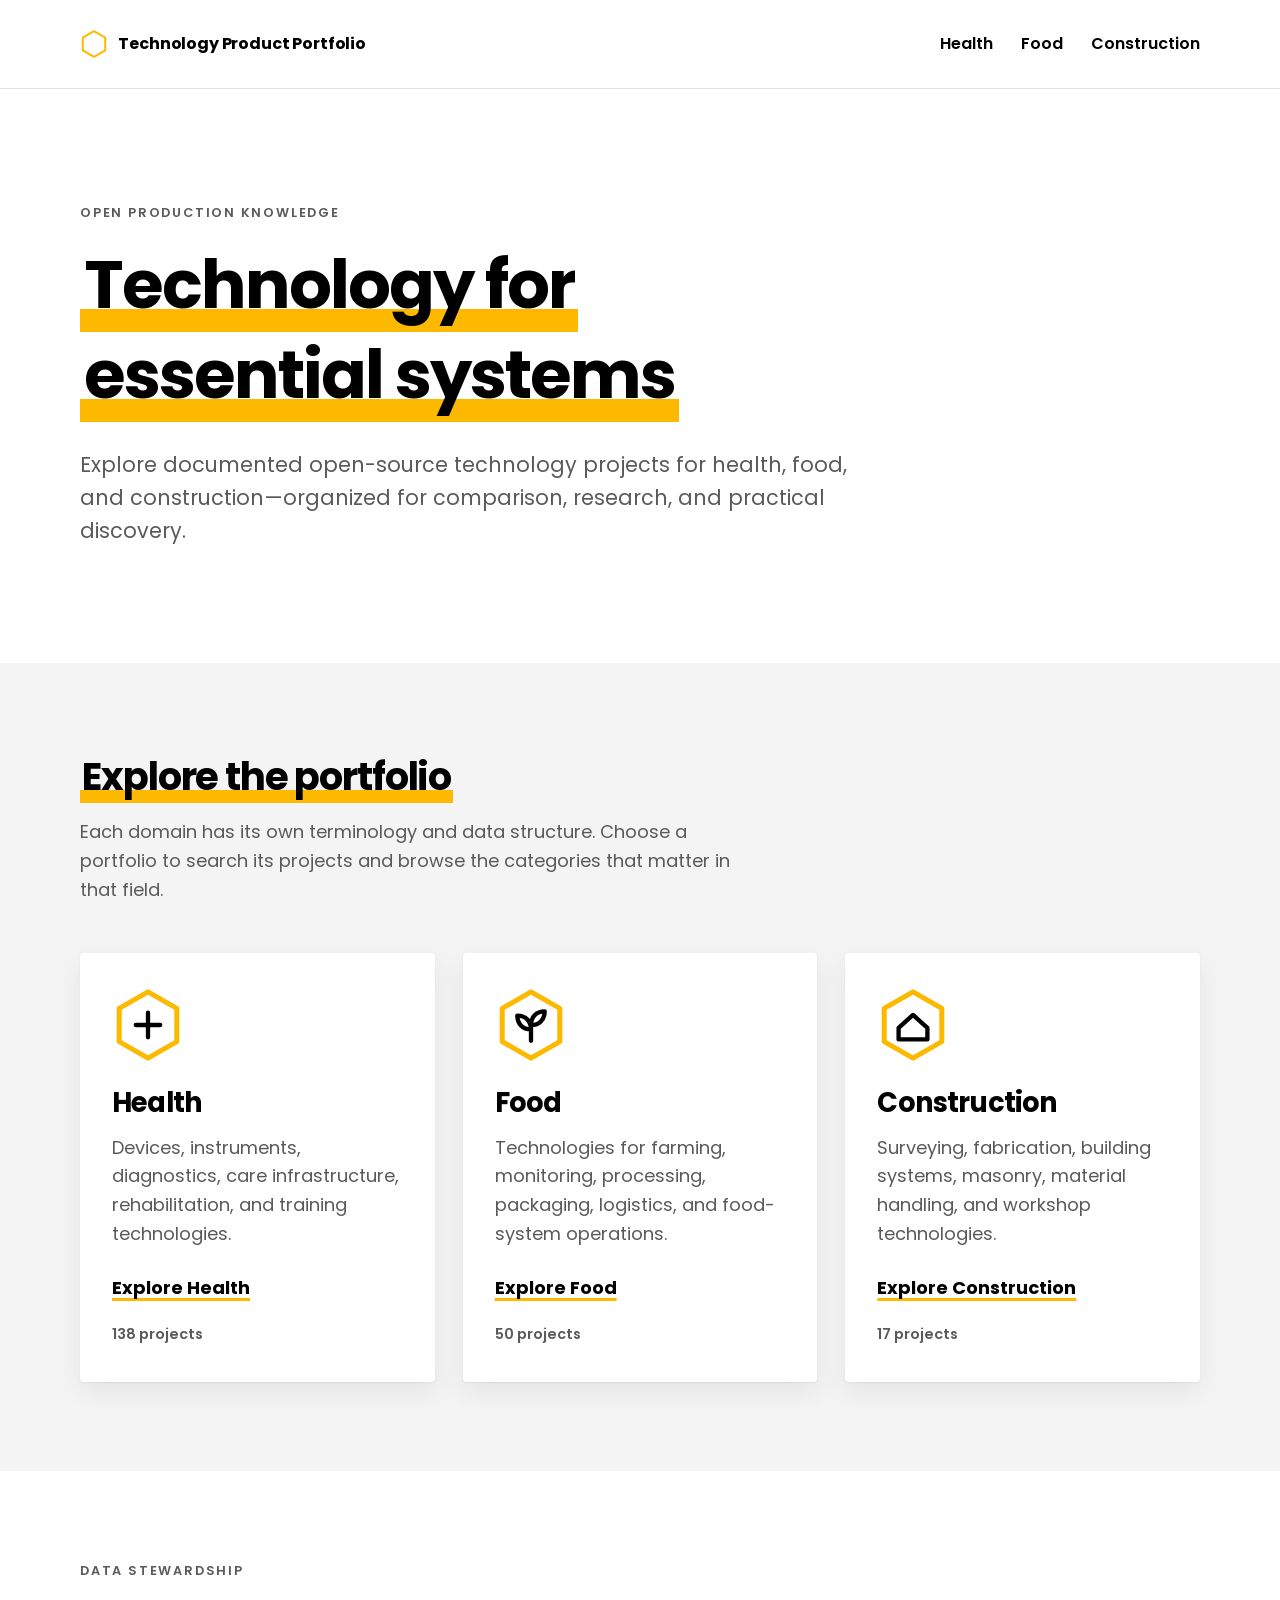
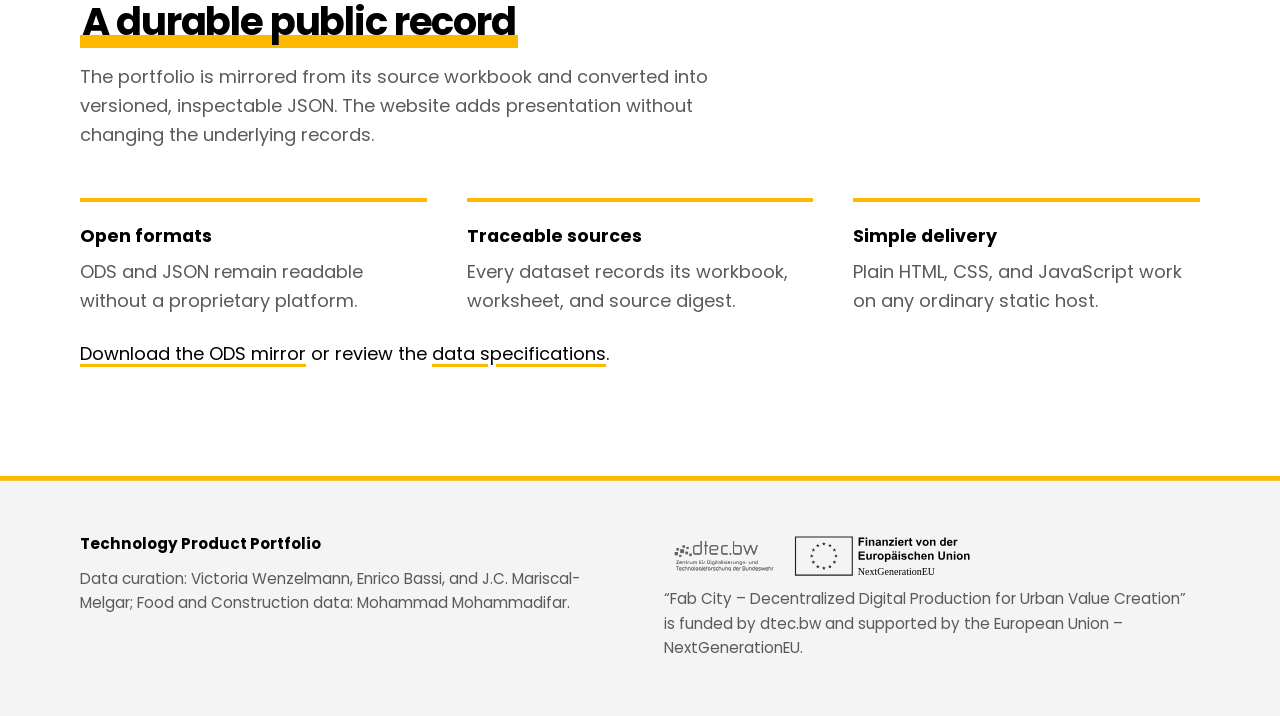
<file: index.html>
<!doctype html>
<html lang="en">
  <head>
    <meta charset="utf-8">
    <meta name="viewport" content="width=device-width, initial-scale=1">
    <meta name="description" content="An open technology portfolio for health, food, and construction.">
    <meta name="theme-color" content="#ffffff">
    <title>Technology Product Portfolio</title>
    <link rel="icon" href="data:image/svg+xml,%3Csvg xmlns='http://www.w3.org/2000/svg' viewBox='0 0 100 100'%3E%3Cpath d='M50 4 L90 27 L90 73 L50 96 L10 73 L10 27 Z' fill='none' stroke='%23fcb900' stroke-width='12'/%3E%3C/svg%3E">
    <link rel="stylesheet" href="assets/site.css">
    <script src="assets/site.js" defer></script>
  </head>
  <body data-page="landing">
    <a class="skip-link" href="#main-content">Skip to main content</a>
    <header class="site-header">
      <div class="shell masthead">
        <a class="wordmark" href="index.html">
          <svg class="hex hex-mark" viewBox="0 0 100 100" aria-hidden="true" focusable="false">
            <path class="hex__ring" d="M50 4 L90 27 L90 73 L50 96 L10 73 L10 27 Z"/>
          </svg>
          <span class="wordmark__text">Technology Product Portfolio</span>
        </a>
        <nav class="primary-nav" aria-label="Primary navigation">
          <ul>
            <li><a href="health.html">Health</a></li>
            <li><a href="food.html">Food</a></li>
            <li><a href="construction.html">Construction</a></li>
          </ul>
        </nav>
      </div>
    </header>

    <main id="main-content">
      <section class="hero">
        <div class="shell">
          <p class="eyebrow">Open production knowledge</p>
          <h1><span class="mark">Technology for essential systems</span></h1>
          <p class="hero__intro">
            Explore documented open-source technology projects for health, food, and
            construction—organized for comparison, research, and practical discovery.
          </p>
        </div>
      </section>

      <section class="section" aria-labelledby="domains-title">
        <div class="shell">
          <h2 id="domains-title"><span class="mark">Explore the portfolio</span></h2>
          <p class="section__intro">
            Each domain has its own terminology and data structure. Choose a portfolio to
            search its projects and browse the categories that matter in that field.
          </p>
          <div class="domain-grid">
            <article class="domain-card domain-card--health">
              <svg class="hex hex-badge" viewBox="0 0 100 100" aria-hidden="true" focusable="false">
                <path class="hex__ring" d="M50 4 L90 27 L90 73 L50 96 L10 73 L10 27 Z"/>
                <path class="hex__glyph" d="M50 33 V67 M33 50 H67"/>
              </svg>
              <h2>Health</h2>
              <p>
                Devices, instruments, diagnostics, care infrastructure, rehabilitation,
                and training technologies.
              </p>
              <a class="domain-card__link" href="health.html">Explore Health</a>
              <span class="domain-card__count" data-count-domain="health">Browse the dataset</span>
            </article>

            <article class="domain-card domain-card--food">
              <svg class="hex hex-badge" viewBox="0 0 100 100" aria-hidden="true" focusable="false">
                <path class="hex__ring" d="M50 4 L90 27 L90 73 L50 96 L10 73 L10 27 Z"/>
                <path class="hex__glyph" d="M50 72 V44 M50 56 C38 56 31 48 31 37 C43 37 50 45 50 56 Z M50 50 C62 50 69 42 69 31 C57 31 50 39 50 50 Z"/>
              </svg>
              <h2>Food</h2>
              <p>
                Technologies for farming, monitoring, processing, packaging, logistics,
                and food-system operations.
              </p>
              <a class="domain-card__link" href="food.html">Explore Food</a>
              <span class="domain-card__count" data-count-domain="food">Browse the dataset</span>
            </article>

            <article class="domain-card domain-card--construction">
              <svg class="hex hex-badge" viewBox="0 0 100 100" aria-hidden="true" focusable="false">
                <path class="hex__ring" d="M50 4 L90 27 L90 73 L50 96 L10 73 L10 27 Z"/>
                <path class="hex__glyph" d="M30 54 L50 36 L70 54 V70 H30 Z"/>
              </svg>
              <h2>Construction</h2>
              <p>
                Surveying, fabrication, building systems, masonry, material handling,
                and workshop technologies.
              </p>
              <a class="domain-card__link" href="construction.html">Explore Construction</a>
              <span class="domain-card__count" data-count-domain="construction">Browse the dataset</span>
            </article>
          </div>
        </div>
      </section>

      <section class="section" aria-labelledby="durability-title">
        <div class="shell">
          <p class="eyebrow">Data stewardship</p>
          <h2 id="durability-title"><span class="mark">A durable public record</span></h2>
          <p class="section__intro">
            The portfolio is mirrored from its source workbook and converted into
            versioned, inspectable JSON. The website adds presentation without changing
            the underlying records.
          </p>
          <ul class="principles">
            <li>
              <strong>Open formats</strong>
              <span>ODS and JSON remain readable without a proprietary platform.</span>
            </li>
            <li>
              <strong>Traceable sources</strong>
              <span>Every dataset records its workbook, worksheet, and source digest.</span>
            </li>
            <li>
              <strong>Simple delivery</strong>
              <span>Plain HTML, CSS, and JavaScript work on any ordinary static host.</span>
            </li>
          </ul>
          <p class="measure measure--spaced">
            <a href="res/var/data/technology-product-portfolio.ods" download>Download the ODS mirror</a>
            or review the <a href="spec/README.md">data specifications</a>.
          </p>
          <noscript>
            <p class="measure">
              JavaScript is not required to download the data:
              <a href="res/var/data/health.json">Health JSON</a>,
              <a href="res/var/data/food.json">Food JSON</a>, and
              <a href="res/var/data/construction.json">Construction JSON</a>.
            </p>
          </noscript>
        </div>
      </section>
    </main>

    <footer class="site-footer">
      <div class="shell footer-layout">
        <div>
          <p><strong>Technology Product Portfolio</strong></p>
          <p class="footer-note">
            Data curation: Victoria Wenzelmann, Enrico Bassi, and J.C. Mariscal-Melgar;
            Food and Construction data: Mohammad Mohammadifar.
         </p>
    </div>
    <div class="footer-funding">
      <img src="assets/dtec.bw_Logo_RGB_komplett_grau.svg" alt="funder logo dtec.bw" height="48">
      <img src="assets/DE Finanziert von der Europäischen Union_BLACK Outline-vertikal.svg" alt="funder logo NextGenerationEU" height="48">
      <p class="footer-note">
        “Fab City – Decentralized Digital Production for Urban Value Creation” is
        funded by dtec.bw and supported by the European Union – NextGenerationEU.
      </p>
    </div>
  </div>
</footer>
  </body>
</html>
</file>
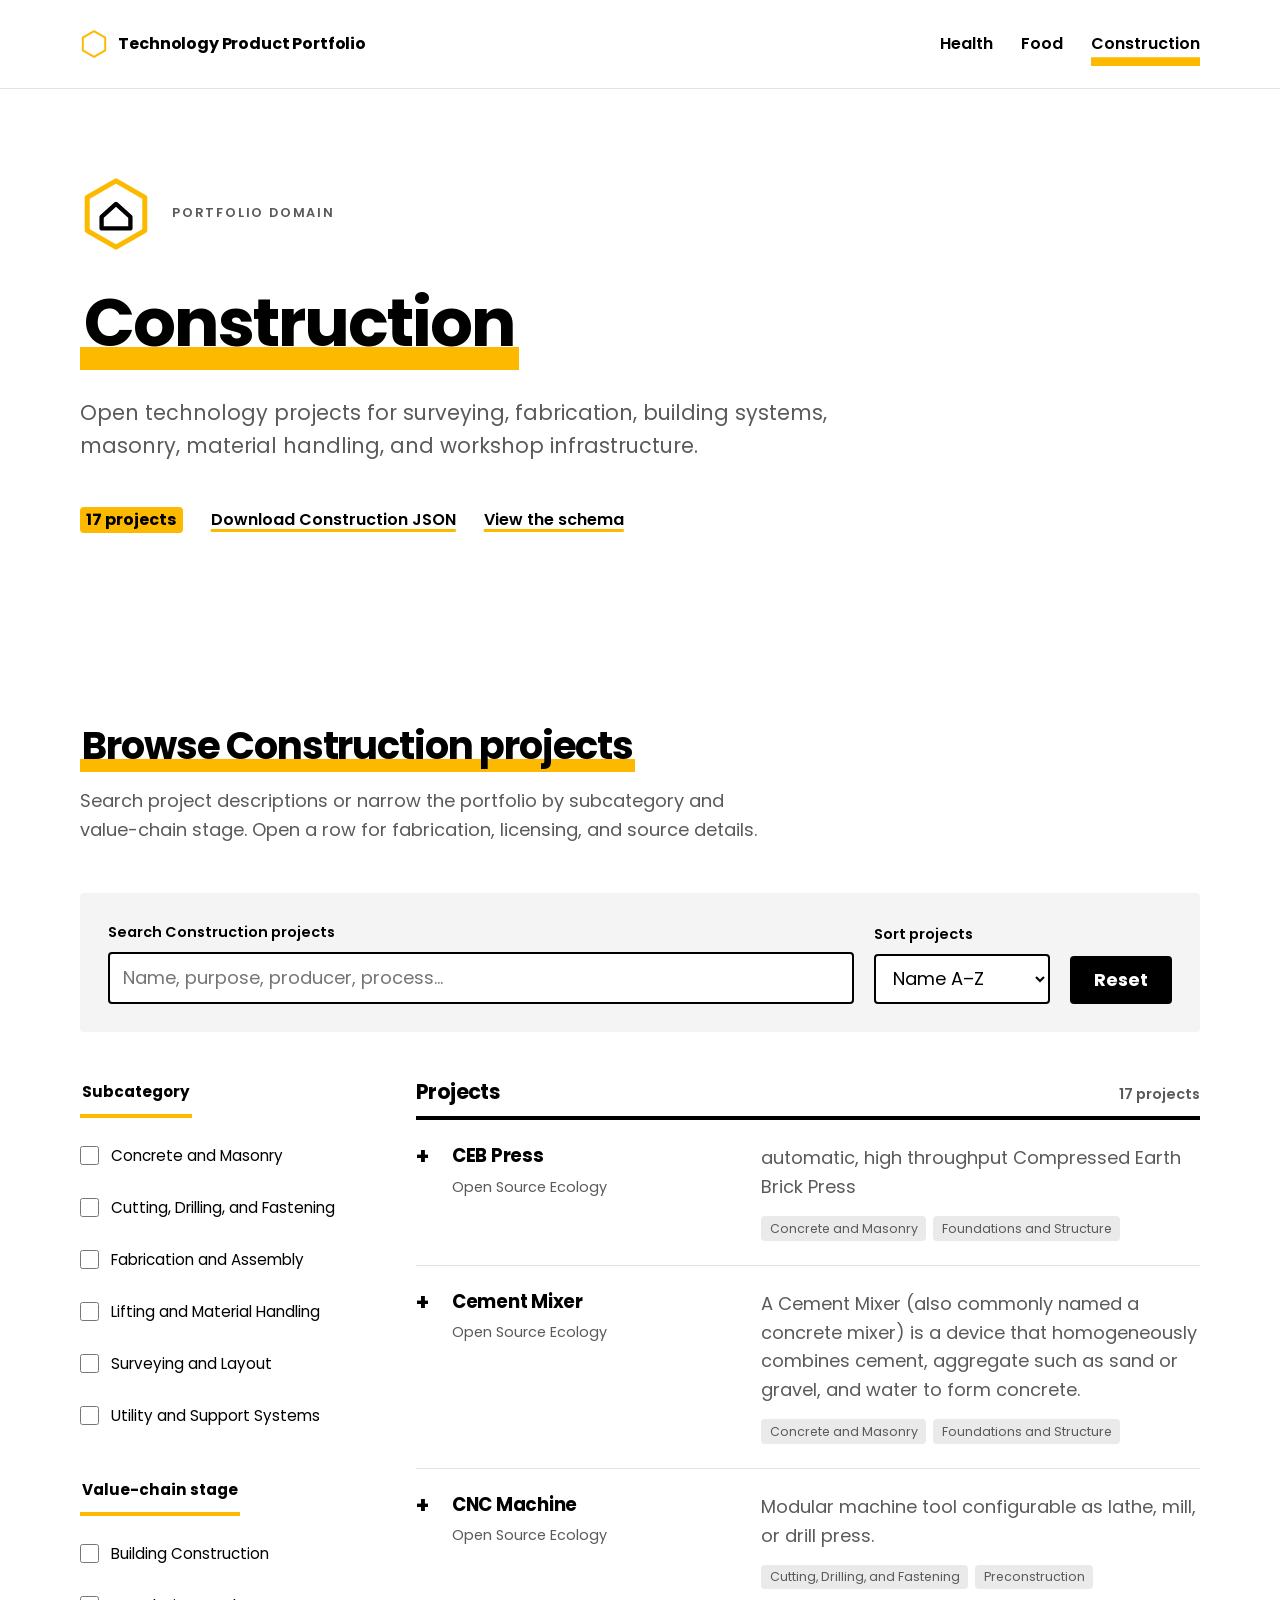
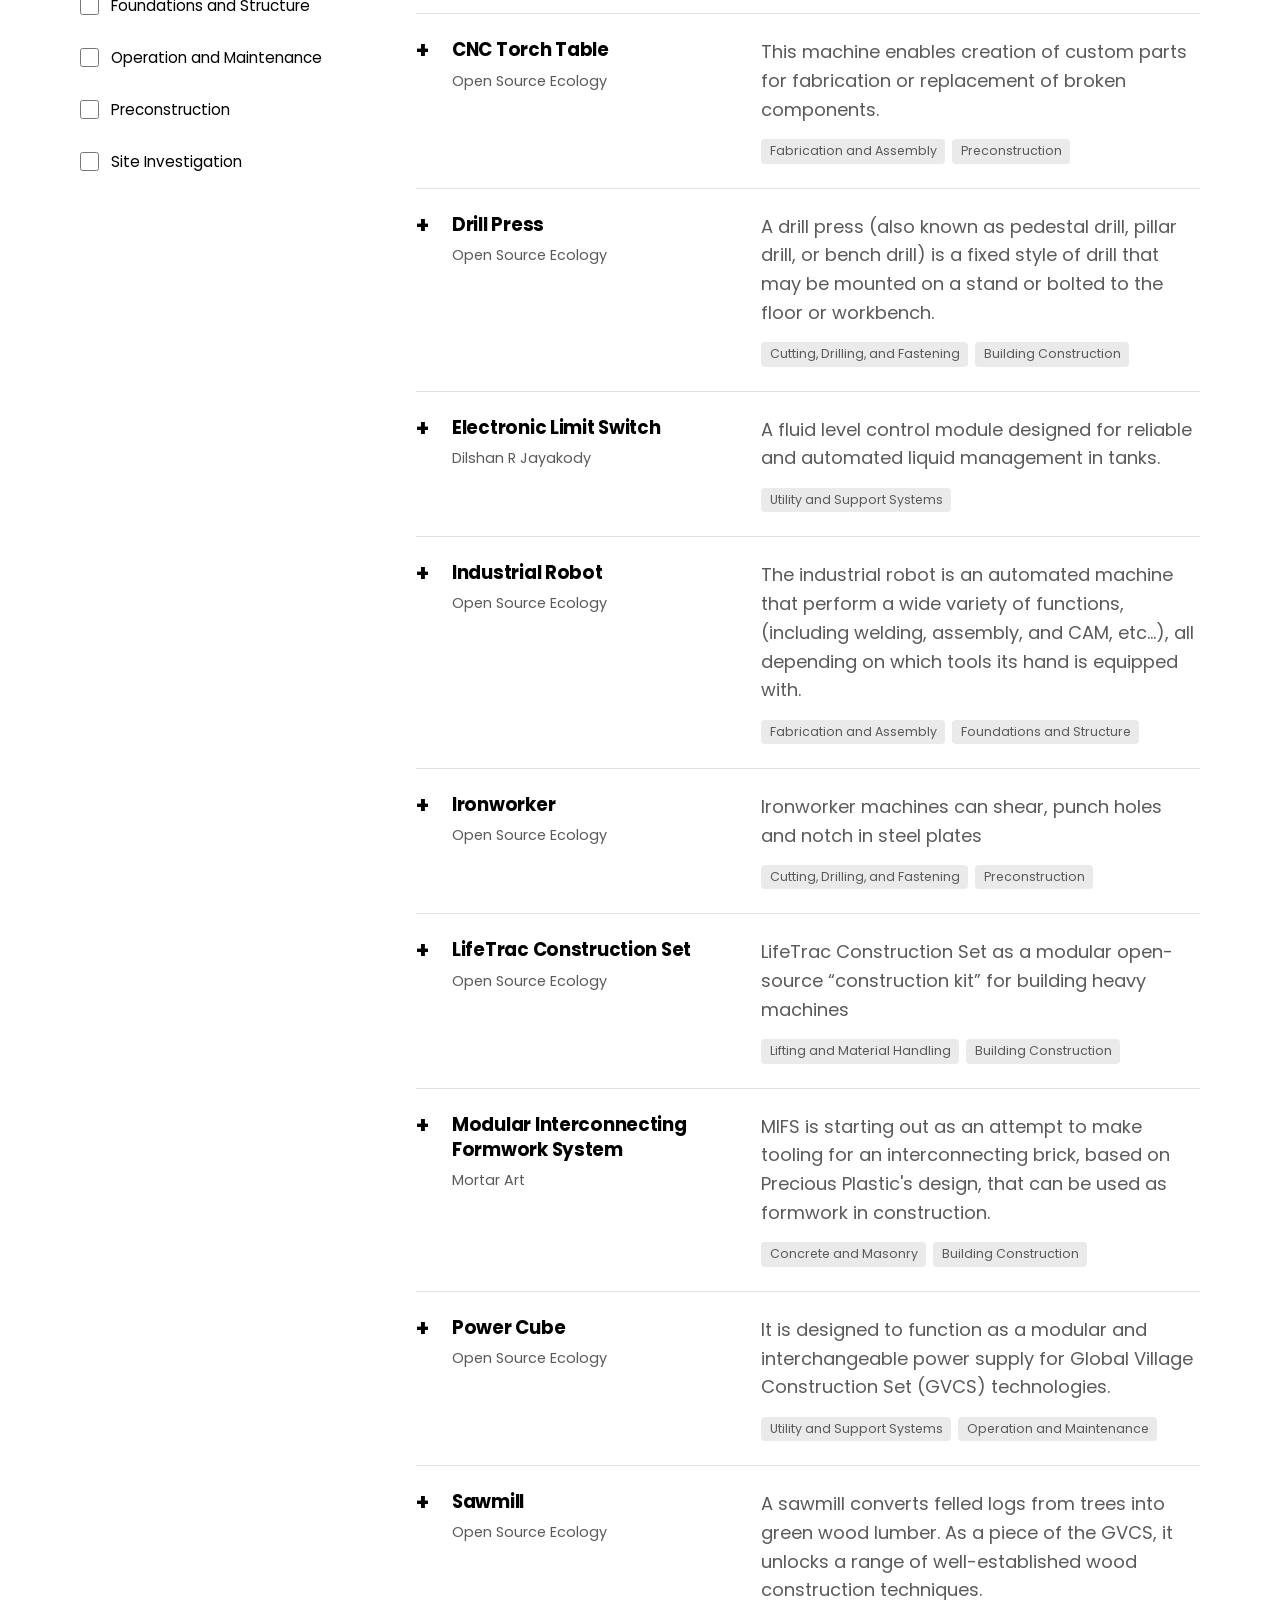
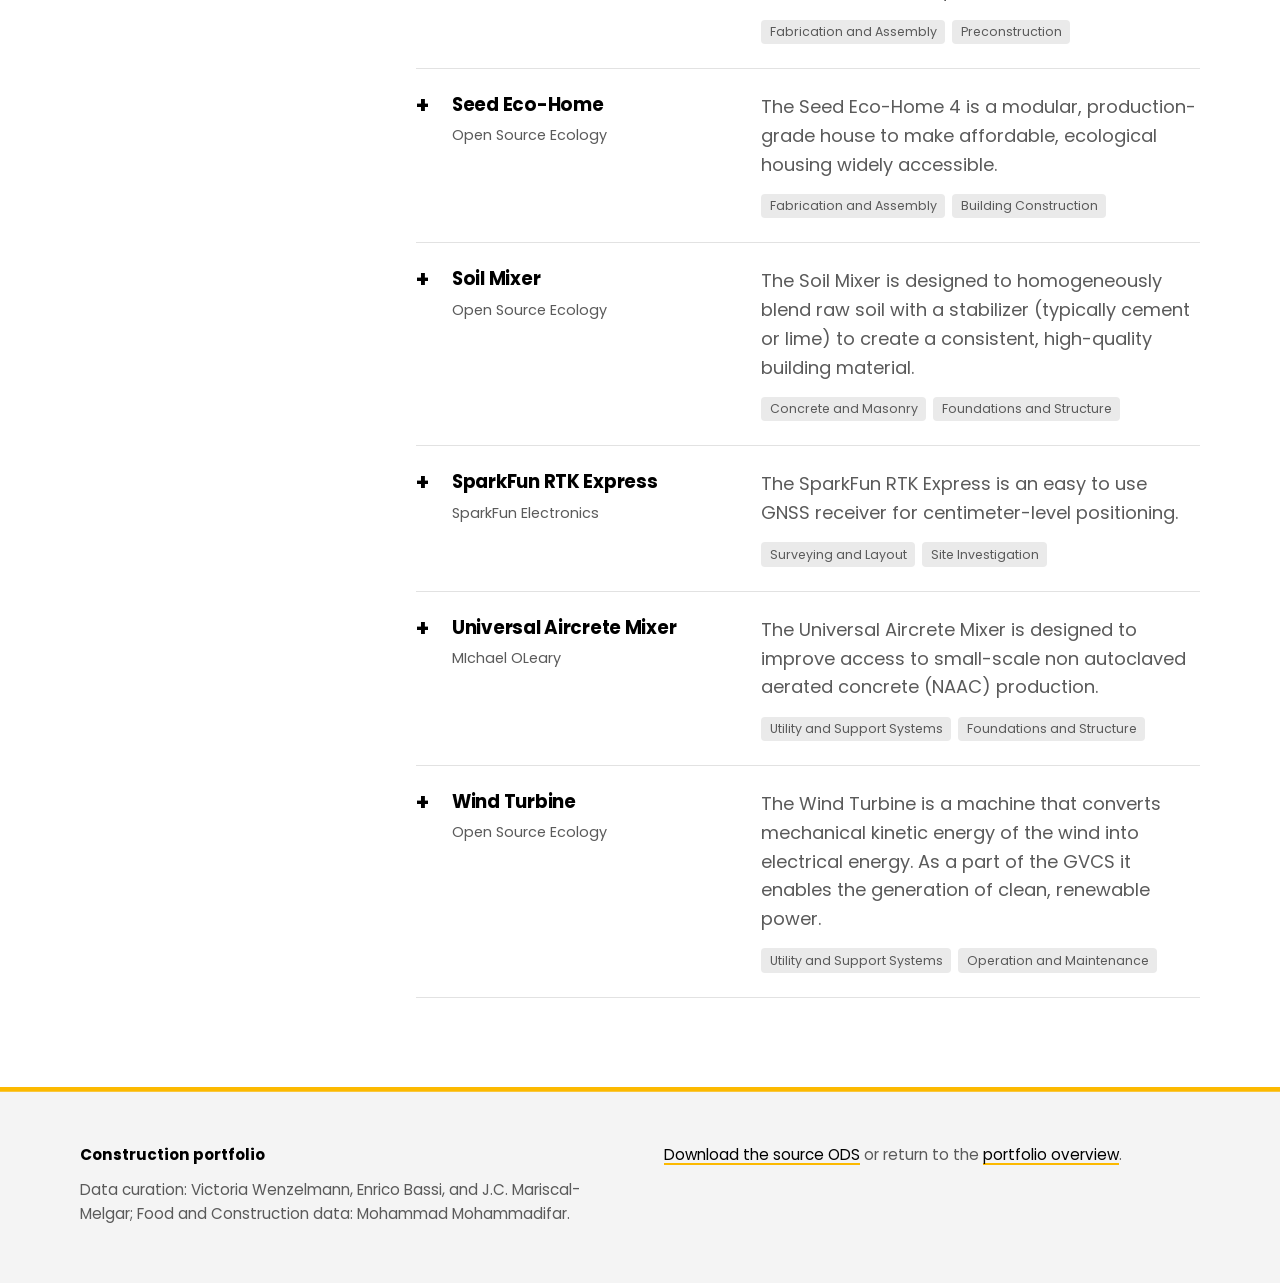
<file: construction.html>
<!doctype html>
<html lang="en">
  <head>
    <meta charset="utf-8">
    <meta name="viewport" content="width=device-width, initial-scale=1">
    <meta name="description" content="Browse open technology projects for construction and fabrication.">
    <meta name="theme-color" content="#ffffff">
    <title>Construction | Technology Product Portfolio</title>
    <link rel="icon" href="data:image/svg+xml,%3Csvg xmlns='http://www.w3.org/2000/svg' viewBox='0 0 100 100'%3E%3Cpath d='M50 4 L90 27 L90 73 L50 96 L10 73 L10 27 Z' fill='none' stroke='%23fcb900' stroke-width='12'/%3E%3C/svg%3E">
    <link rel="stylesheet" href="assets/site.css">
    <script src="assets/site.js" defer></script>
  </head>
  <body data-page="catalog" data-domain="construction">
    <a class="skip-link" href="#main-content">Skip to main content</a>
    <header class="site-header">
      <div class="shell masthead">
        <a class="wordmark" href="index.html">
          <svg class="hex hex-mark" viewBox="0 0 100 100" aria-hidden="true" focusable="false">
            <path class="hex__ring" d="M50 4 L90 27 L90 73 L50 96 L10 73 L10 27 Z"/>
          </svg>
          <span class="wordmark__text">Technology Product Portfolio</span>
        </a>
        <nav class="primary-nav" aria-label="Primary navigation">
          <ul>
            <li><a href="health.html">Health</a></li>
            <li><a href="food.html">Food</a></li>
            <li><a href="construction.html" aria-current="page">Construction</a></li>
          </ul>
        </nav>
      </div>
    </header>

    <main id="main-content">
      <section class="hero hero--domain">
        <div class="shell">
          <div class="hero__brand">
            <svg class="hex hex-badge" viewBox="0 0 100 100" aria-hidden="true" focusable="false">
              <path class="hex__ring" d="M50 4 L90 27 L90 73 L50 96 L10 73 L10 27 Z"/>
              <path class="hex__glyph" d="M30 54 L50 36 L70 54 V70 H30 Z"/>
            </svg>
            <p class="eyebrow">Portfolio domain</p>
          </div>
          <h1><span class="mark">Construction</span></h1>
          <p class="hero__intro">
            Open technology projects for surveying, fabrication, building systems,
            masonry, material handling, and workshop infrastructure.
          </p>
          <div class="hero__meta">
            <span class="hero__count" data-total-count>Portfolio dataset</span>
            <a href="res/var/data/construction.json" download>Download Construction JSON</a>
            <a href="spec/construction/construction.schema.json">View the schema</a>
          </div>
        </div>
      </section>

      <section class="section" aria-labelledby="catalog-title">
        <div class="shell">
          <header class="catalog-header">
            <h2 id="catalog-title"><span class="mark">Browse Construction projects</span></h2>
            <p class="section__intro">
              Search project descriptions or narrow the portfolio by subcategory and
              value-chain stage. Open a row for fabrication, licensing, and source details.
            </p>
          </header>

          <form class="catalog-controls" data-controls role="search" aria-label="Construction catalog controls">
            <div class="control">
              <label for="catalog-search">Search Construction projects</label>
              <input id="catalog-search" data-search type="search" autocomplete="off" placeholder="Name, purpose, producer, process…">
            </div>
            <div class="control">
              <label for="catalog-sort">Sort projects</label>
              <select id="catalog-sort" data-sort>
                <option value="asc">Name A–Z</option>
                <option value="desc">Name Z–A</option>
              </select>
            </div>
            <button class="button" data-reset type="button">Reset</button>
          </form>

          <div class="catalog-layout">
            <aside aria-label="Construction project filters">
              <details class="filter-panel" data-filter-panel open>
                <summary>Filter projects</summary>
                <div class="filter-groups" data-facets>
                  <p>Loading filters…</p>
                </div>
              </details>
            </aside>

            <section aria-labelledby="results-title">
              <header class="results-header">
                <h3 id="results-title">Projects</h3>
                <p class="results-count" data-results-count aria-live="polite">Loading data…</p>
              </header>
              <div class="catalog-results" data-results>
                <p class="empty-state">Loading Construction portfolio data…</p>
              </div>
              <noscript>
                <p class="error-state">
                  Enable JavaScript to browse the catalog, or
                  <a href="res/var/data/construction.json">open the Construction JSON data</a>.
                </p>
              </noscript>
            </section>
          </div>
        </div>
      </section>
    </main>

    <footer class="site-footer">
      <div class="shell footer-layout">
        <div>
          <p><strong>Construction portfolio</strong></p>
          <p class="footer-note">
            Data curation: Victoria Wenzelmann, Enrico Bassi, and J.C. Mariscal-Melgar;
            Food and Construction data: Mohammad Mohammadifar.
          </p>
        </div>
        <p class="footer-note">
          <a href="res/var/data/technology-product-portfolio.ods" download>Download the source ODS</a>
          or return to the <a href="index.html">portfolio overview</a>.
        </p>
      </div>
    </footer>
  </body>
</html>
</file>
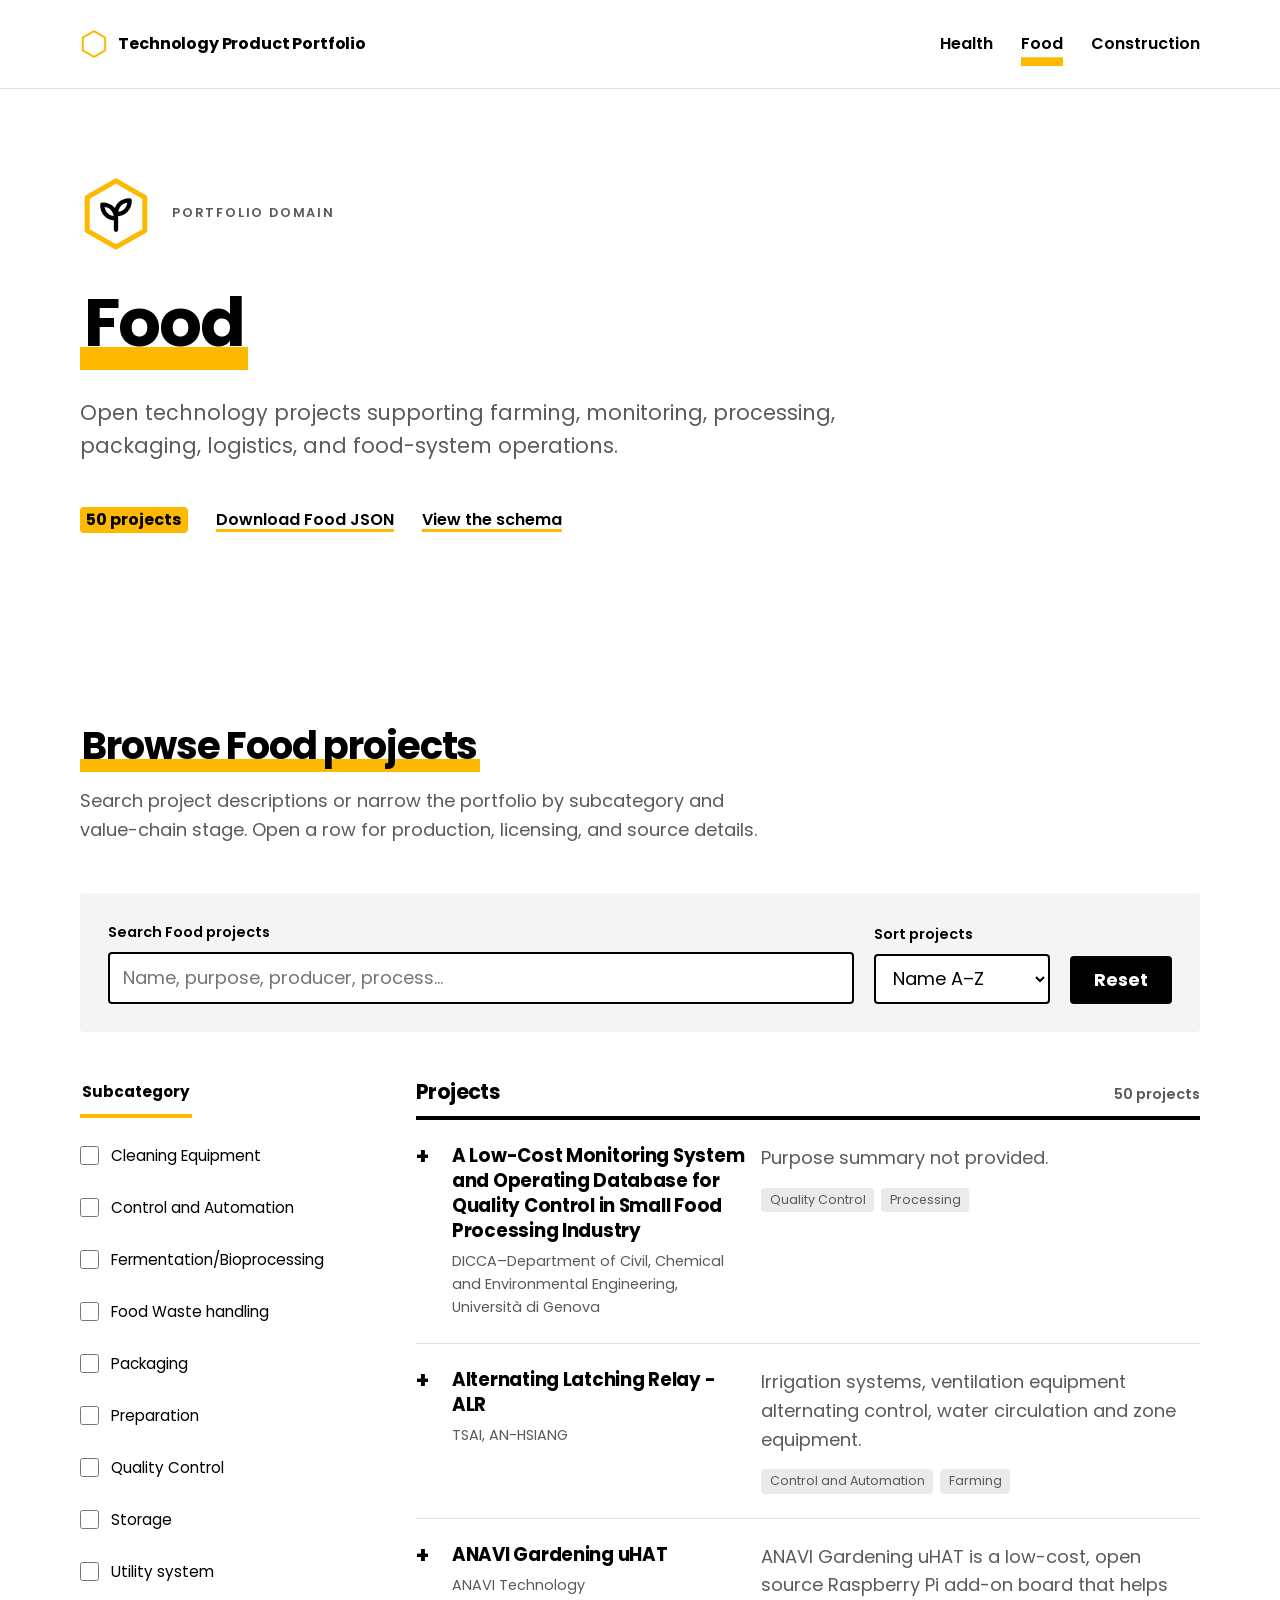
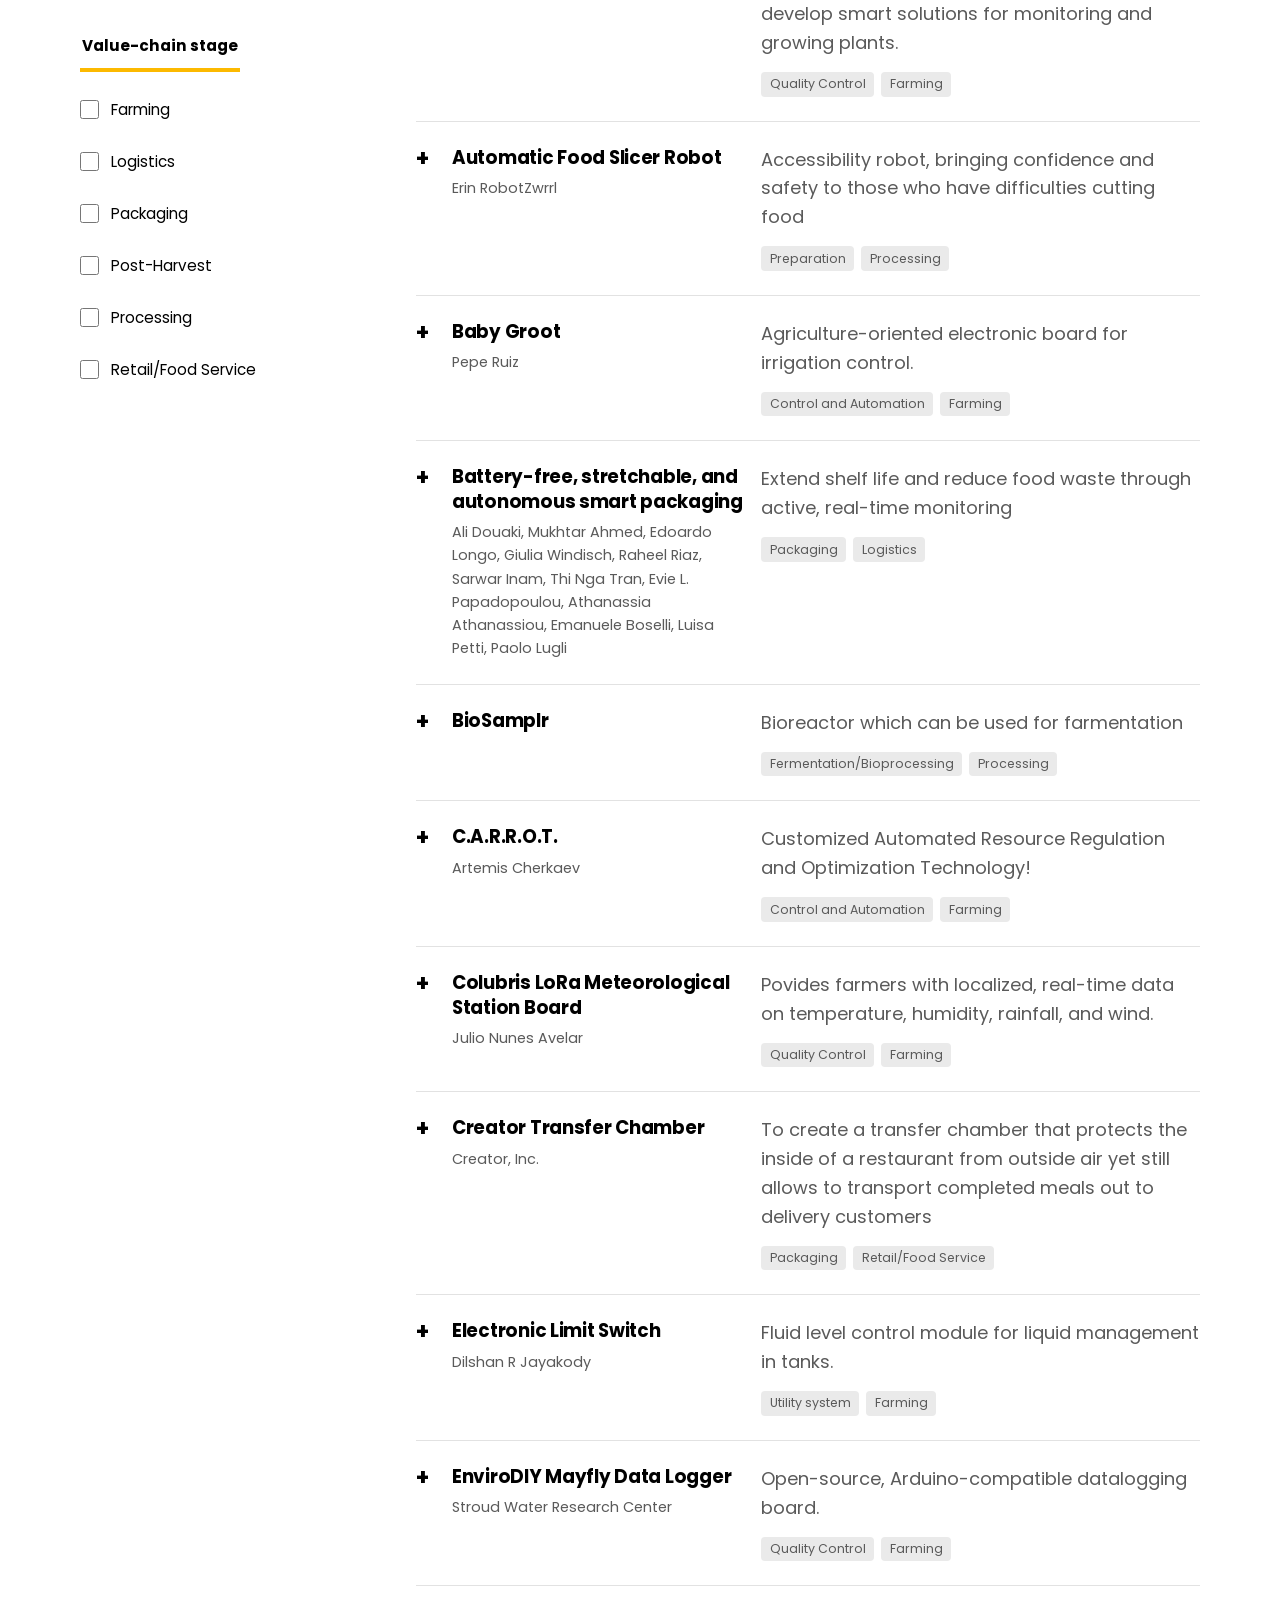
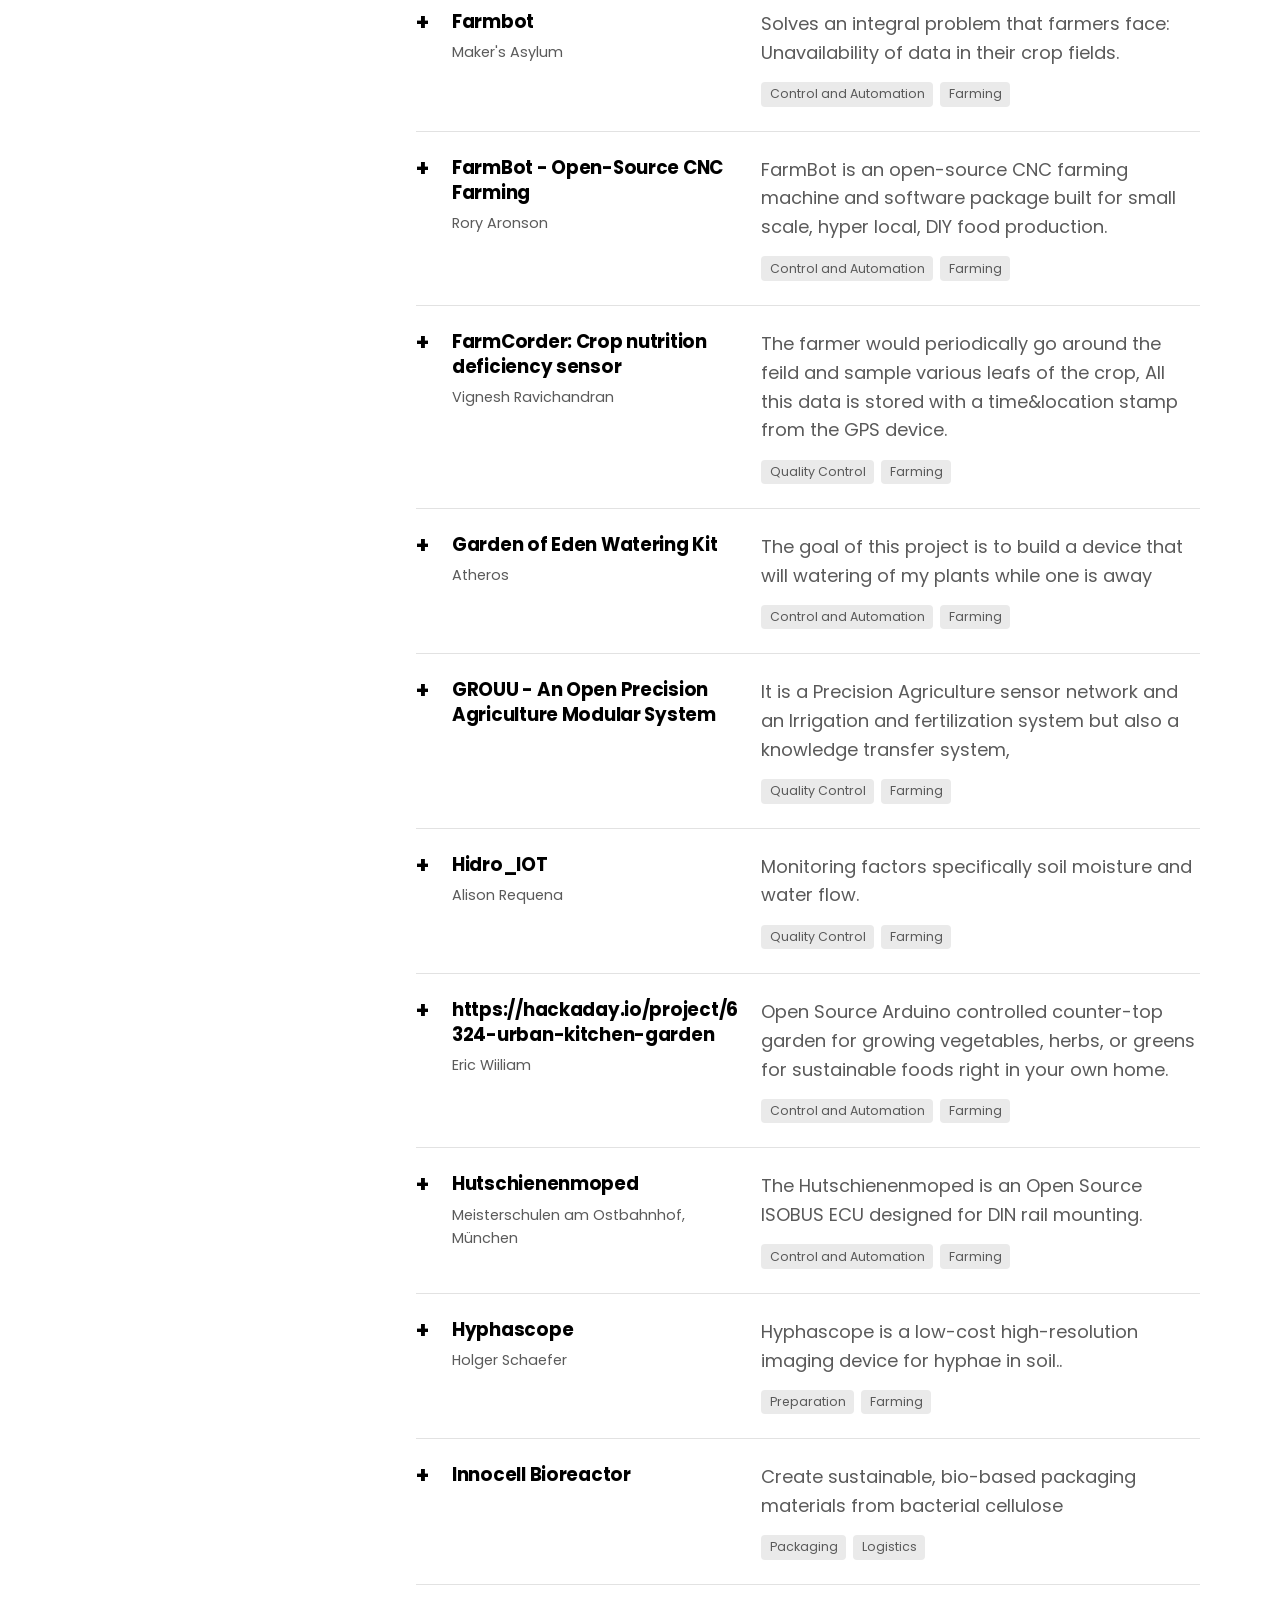
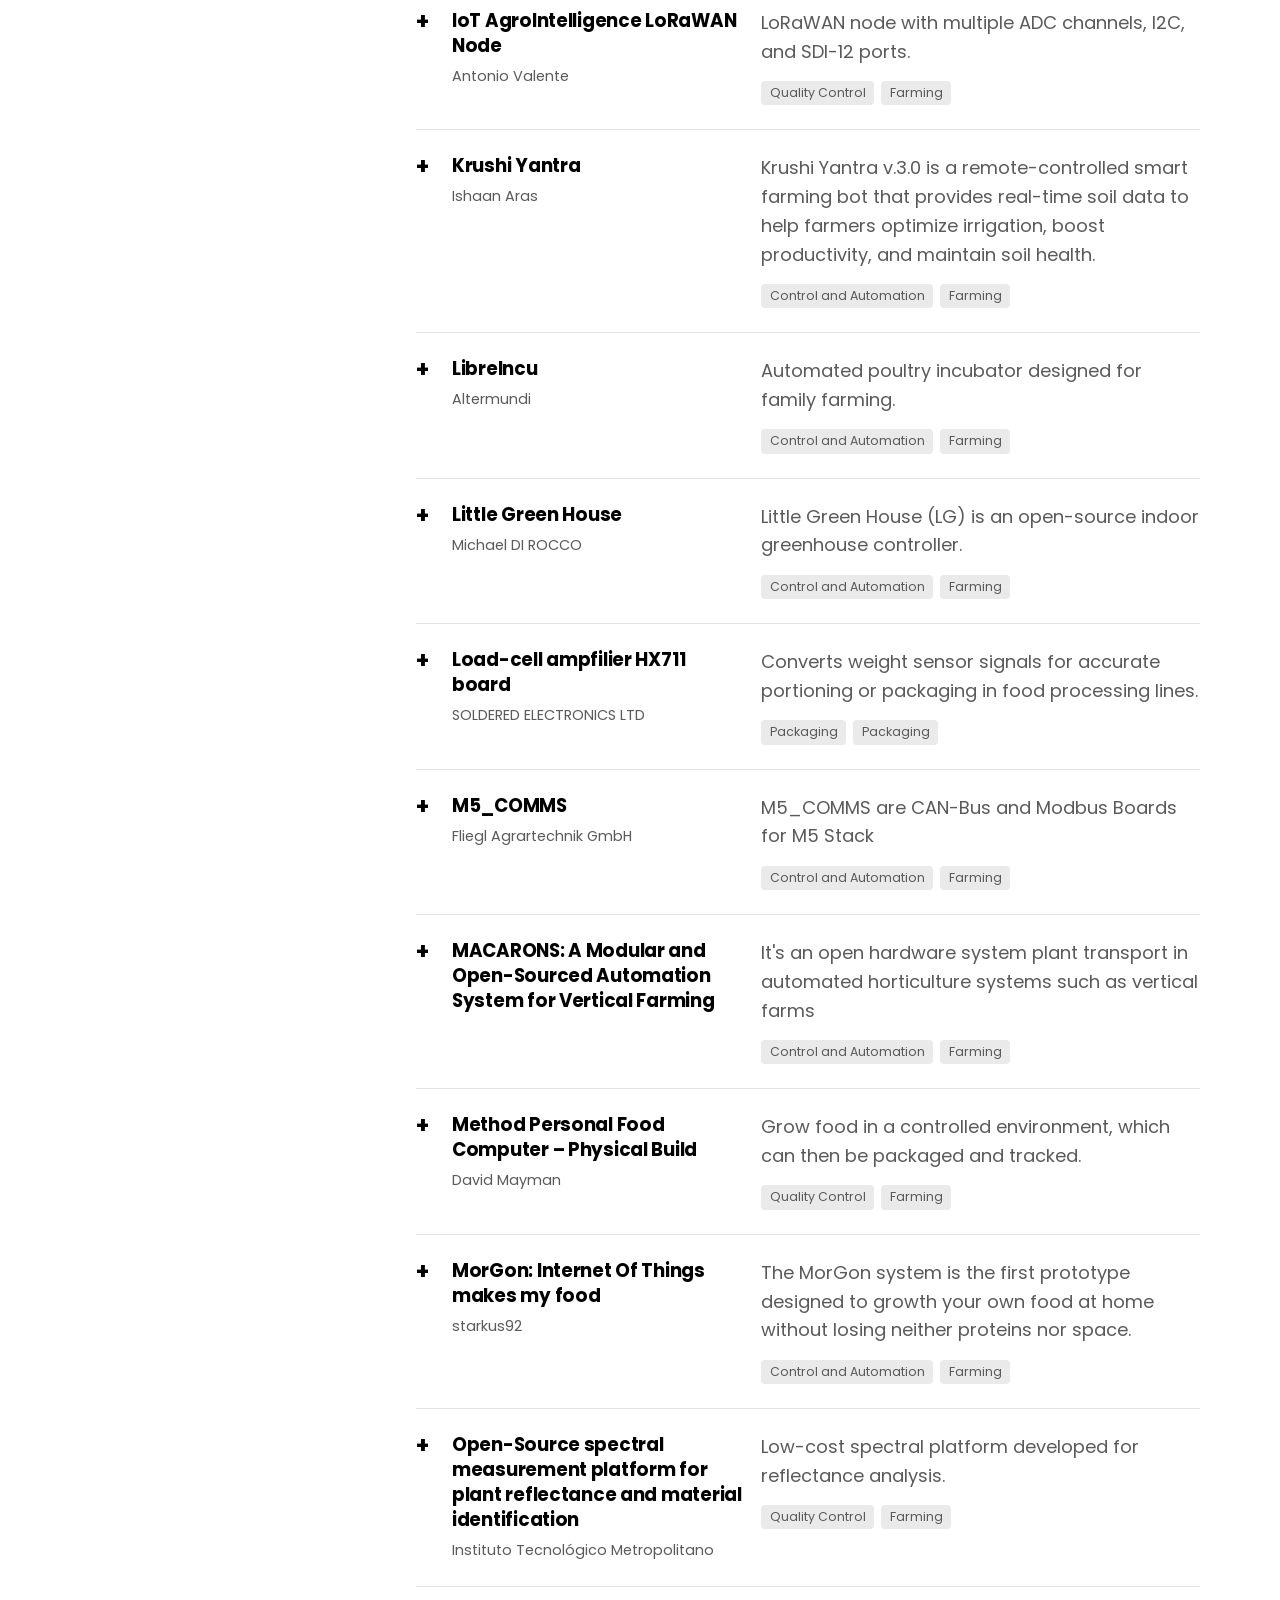
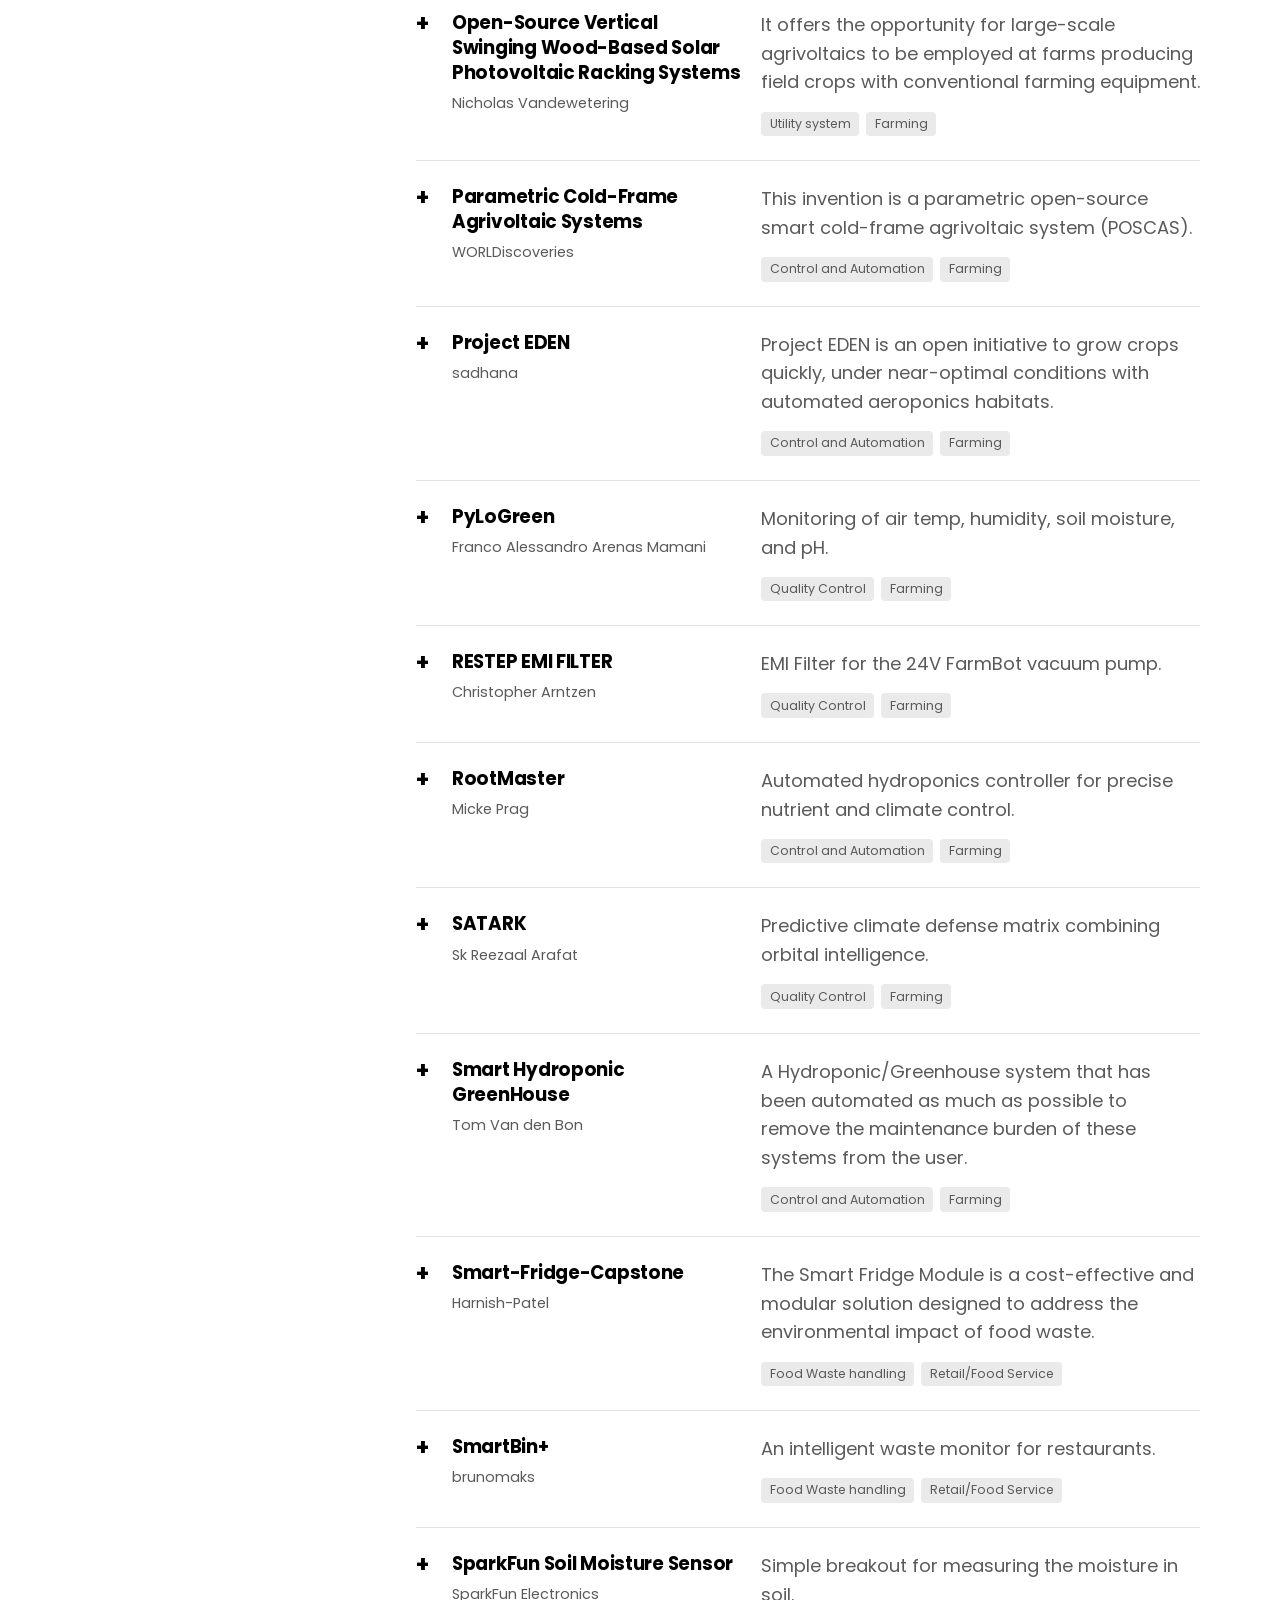
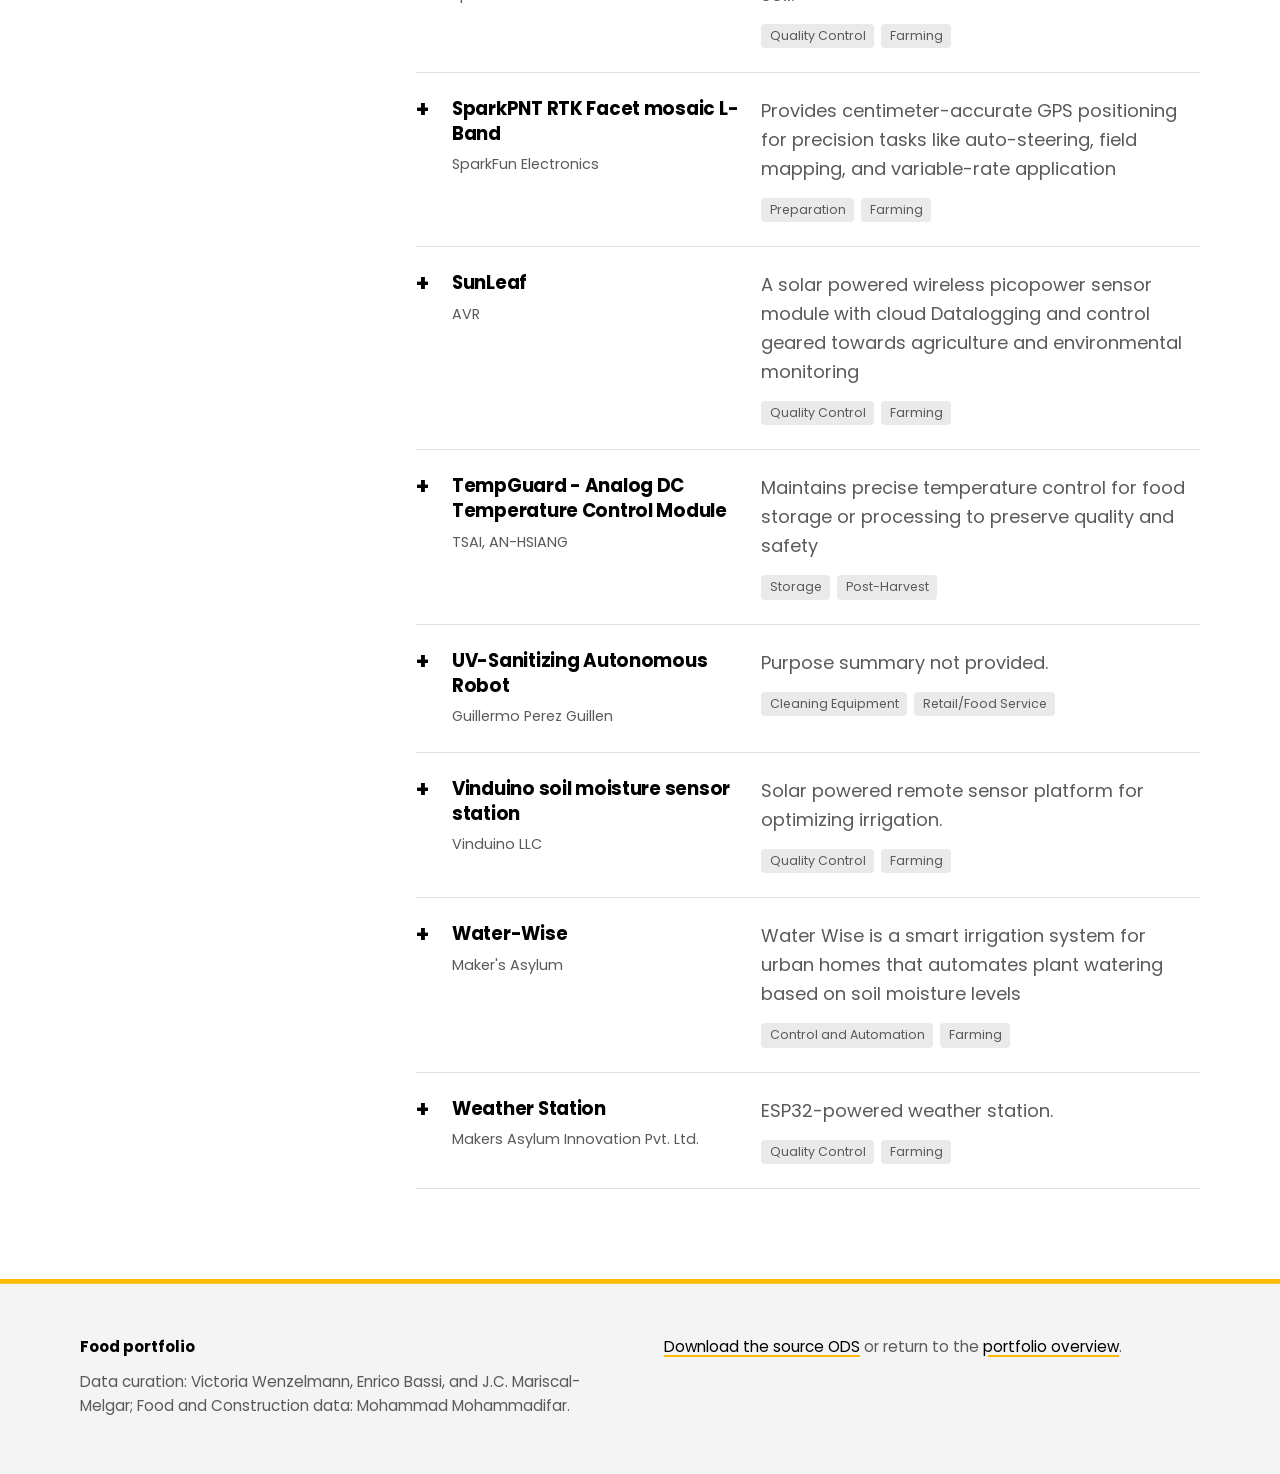
<file: food.html>
<!doctype html>
<html lang="en">
  <head>
    <meta charset="utf-8">
    <meta name="viewport" content="width=device-width, initial-scale=1">
    <meta name="description" content="Browse open technology projects for food systems.">
    <meta name="theme-color" content="#ffffff">
    <title>Food | Technology Product Portfolio</title>
    <link rel="icon" href="data:image/svg+xml,%3Csvg xmlns='http://www.w3.org/2000/svg' viewBox='0 0 100 100'%3E%3Cpath d='M50 4 L90 27 L90 73 L50 96 L10 73 L10 27 Z' fill='none' stroke='%23fcb900' stroke-width='12'/%3E%3C/svg%3E">
    <link rel="stylesheet" href="assets/site.css">
    <script src="assets/site.js" defer></script>
  </head>
  <body data-page="catalog" data-domain="food">
    <a class="skip-link" href="#main-content">Skip to main content</a>
    <header class="site-header">
      <div class="shell masthead">
        <a class="wordmark" href="index.html">
          <svg class="hex hex-mark" viewBox="0 0 100 100" aria-hidden="true" focusable="false">
            <path class="hex__ring" d="M50 4 L90 27 L90 73 L50 96 L10 73 L10 27 Z"/>
          </svg>
          <span class="wordmark__text">Technology Product Portfolio</span>
        </a>
        <nav class="primary-nav" aria-label="Primary navigation">
          <ul>
            <li><a href="health.html">Health</a></li>
            <li><a href="food.html" aria-current="page">Food</a></li>
            <li><a href="construction.html">Construction</a></li>
          </ul>
        </nav>
      </div>
    </header>

    <main id="main-content">
      <section class="hero hero--domain">
        <div class="shell">
          <div class="hero__brand">
            <svg class="hex hex-badge" viewBox="0 0 100 100" aria-hidden="true" focusable="false">
              <path class="hex__ring" d="M50 4 L90 27 L90 73 L50 96 L10 73 L10 27 Z"/>
              <path class="hex__glyph" d="M50 72 V44 M50 56 C38 56 31 48 31 37 C43 37 50 45 50 56 Z M50 50 C62 50 69 42 69 31 C57 31 50 39 50 50 Z"/>
            </svg>
            <p class="eyebrow">Portfolio domain</p>
          </div>
          <h1><span class="mark">Food</span></h1>
          <p class="hero__intro">
            Open technology projects supporting farming, monitoring, processing,
            packaging, logistics, and food-system operations.
          </p>
          <div class="hero__meta">
            <span class="hero__count" data-total-count>Portfolio dataset</span>
            <a href="res/var/data/food.json" download>Download Food JSON</a>
            <a href="spec/food/food.schema.json">View the schema</a>
          </div>
        </div>
      </section>

      <section class="section" aria-labelledby="catalog-title">
        <div class="shell">
          <header class="catalog-header">
            <h2 id="catalog-title"><span class="mark">Browse Food projects</span></h2>
            <p class="section__intro">
              Search project descriptions or narrow the portfolio by subcategory and
              value-chain stage. Open a row for production, licensing, and source details.
            </p>
          </header>

          <form class="catalog-controls" data-controls role="search" aria-label="Food catalog controls">
            <div class="control">
              <label for="catalog-search">Search Food projects</label>
              <input id="catalog-search" data-search type="search" autocomplete="off" placeholder="Name, purpose, producer, process…">
            </div>
            <div class="control">
              <label for="catalog-sort">Sort projects</label>
              <select id="catalog-sort" data-sort>
                <option value="asc">Name A–Z</option>
                <option value="desc">Name Z–A</option>
              </select>
            </div>
            <button class="button" data-reset type="button">Reset</button>
          </form>

          <div class="catalog-layout">
            <aside aria-label="Food project filters">
              <details class="filter-panel" data-filter-panel open>
                <summary>Filter projects</summary>
                <div class="filter-groups" data-facets>
                  <p>Loading filters…</p>
                </div>
              </details>
            </aside>

            <section aria-labelledby="results-title">
              <header class="results-header">
                <h3 id="results-title">Projects</h3>
                <p class="results-count" data-results-count aria-live="polite">Loading data…</p>
              </header>
              <div class="catalog-results" data-results>
                <p class="empty-state">Loading Food portfolio data…</p>
              </div>
              <noscript>
                <p class="error-state">
                  Enable JavaScript to browse the catalog, or
                  <a href="res/var/data/food.json">open the Food JSON data</a>.
                </p>
              </noscript>
            </section>
          </div>
        </div>
      </section>
    </main>

    <footer class="site-footer">
      <div class="shell footer-layout">
        <div>
          <p><strong>Food portfolio</strong></p>
          <p class="footer-note">
            Data curation: Victoria Wenzelmann, Enrico Bassi, and J.C. Mariscal-Melgar;
            Food and Construction data: Mohammad Mohammadifar.
          </p>
        </div>
        <p class="footer-note">
          <a href="res/var/data/technology-product-portfolio.ods" download>Download the source ODS</a>
          or return to the <a href="index.html">portfolio overview</a>.
        </p>
      </div>
    </footer>
  </body>
</html>
</file>
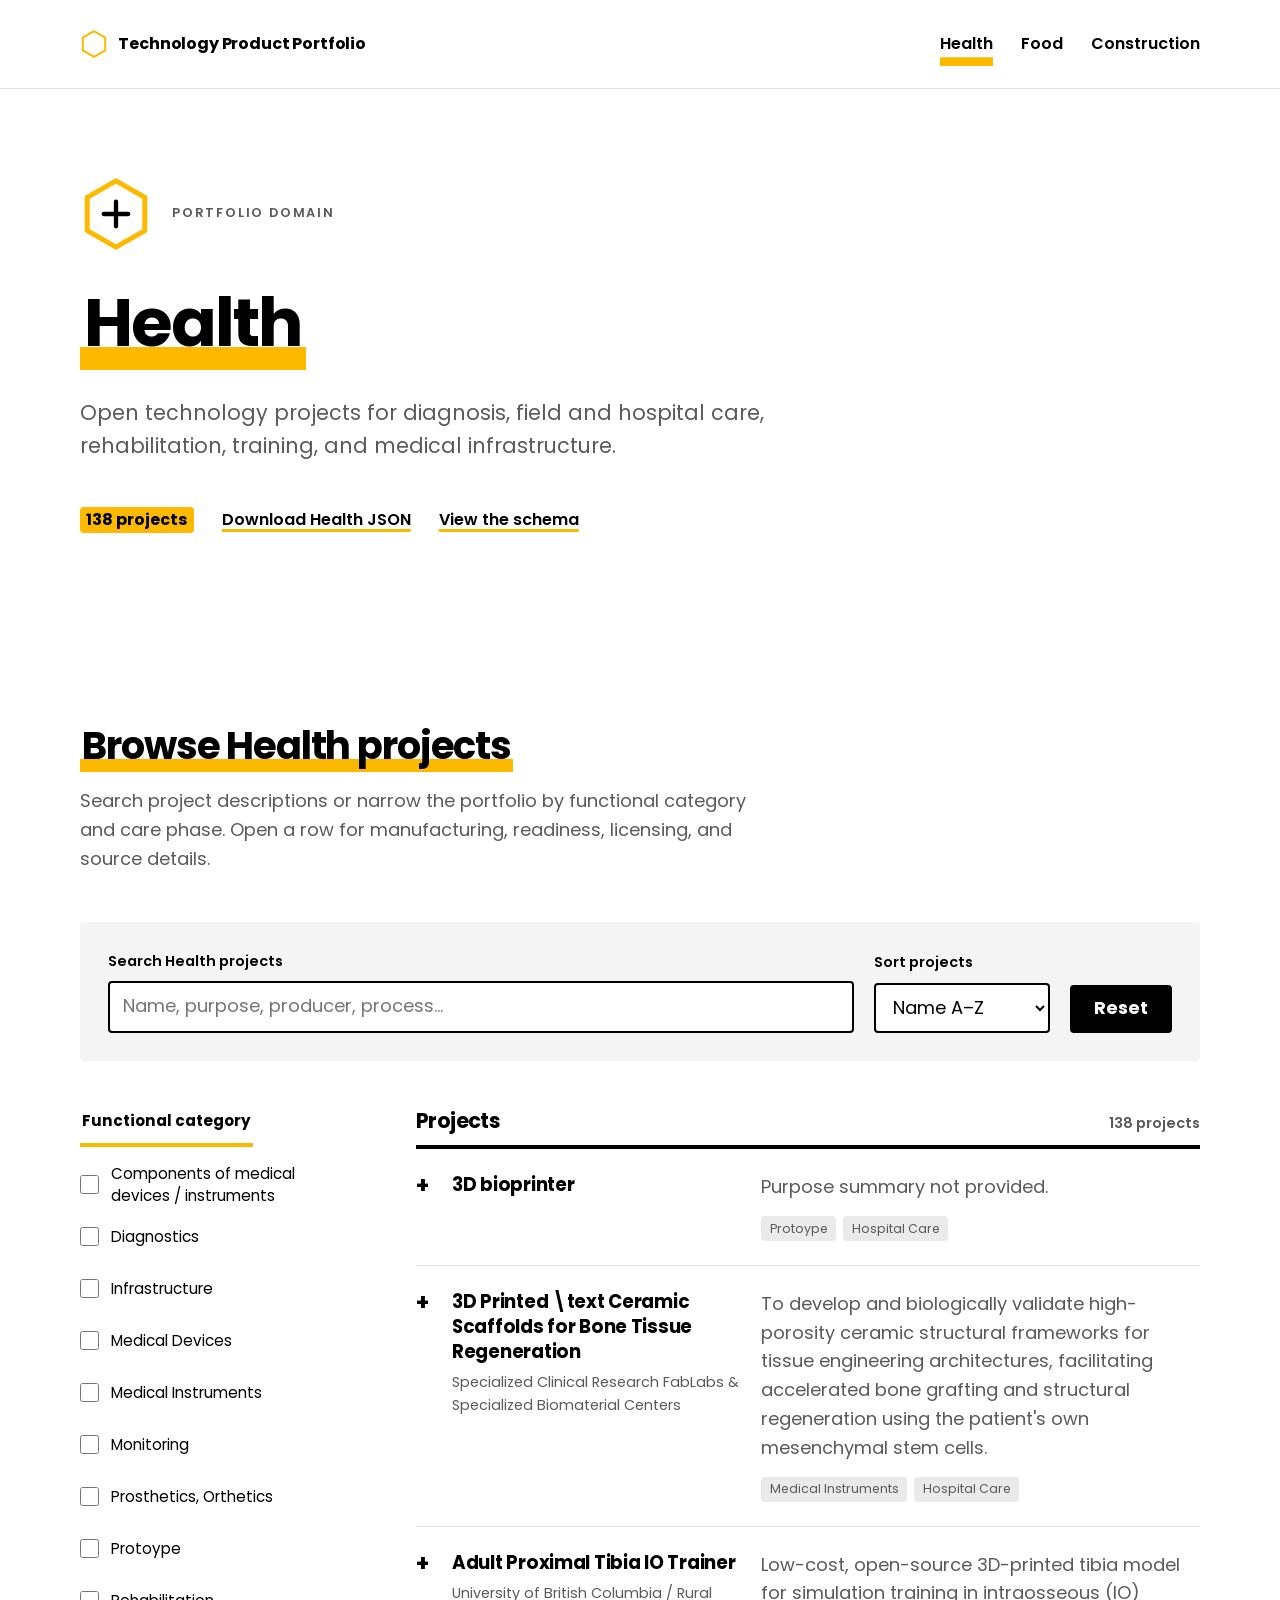
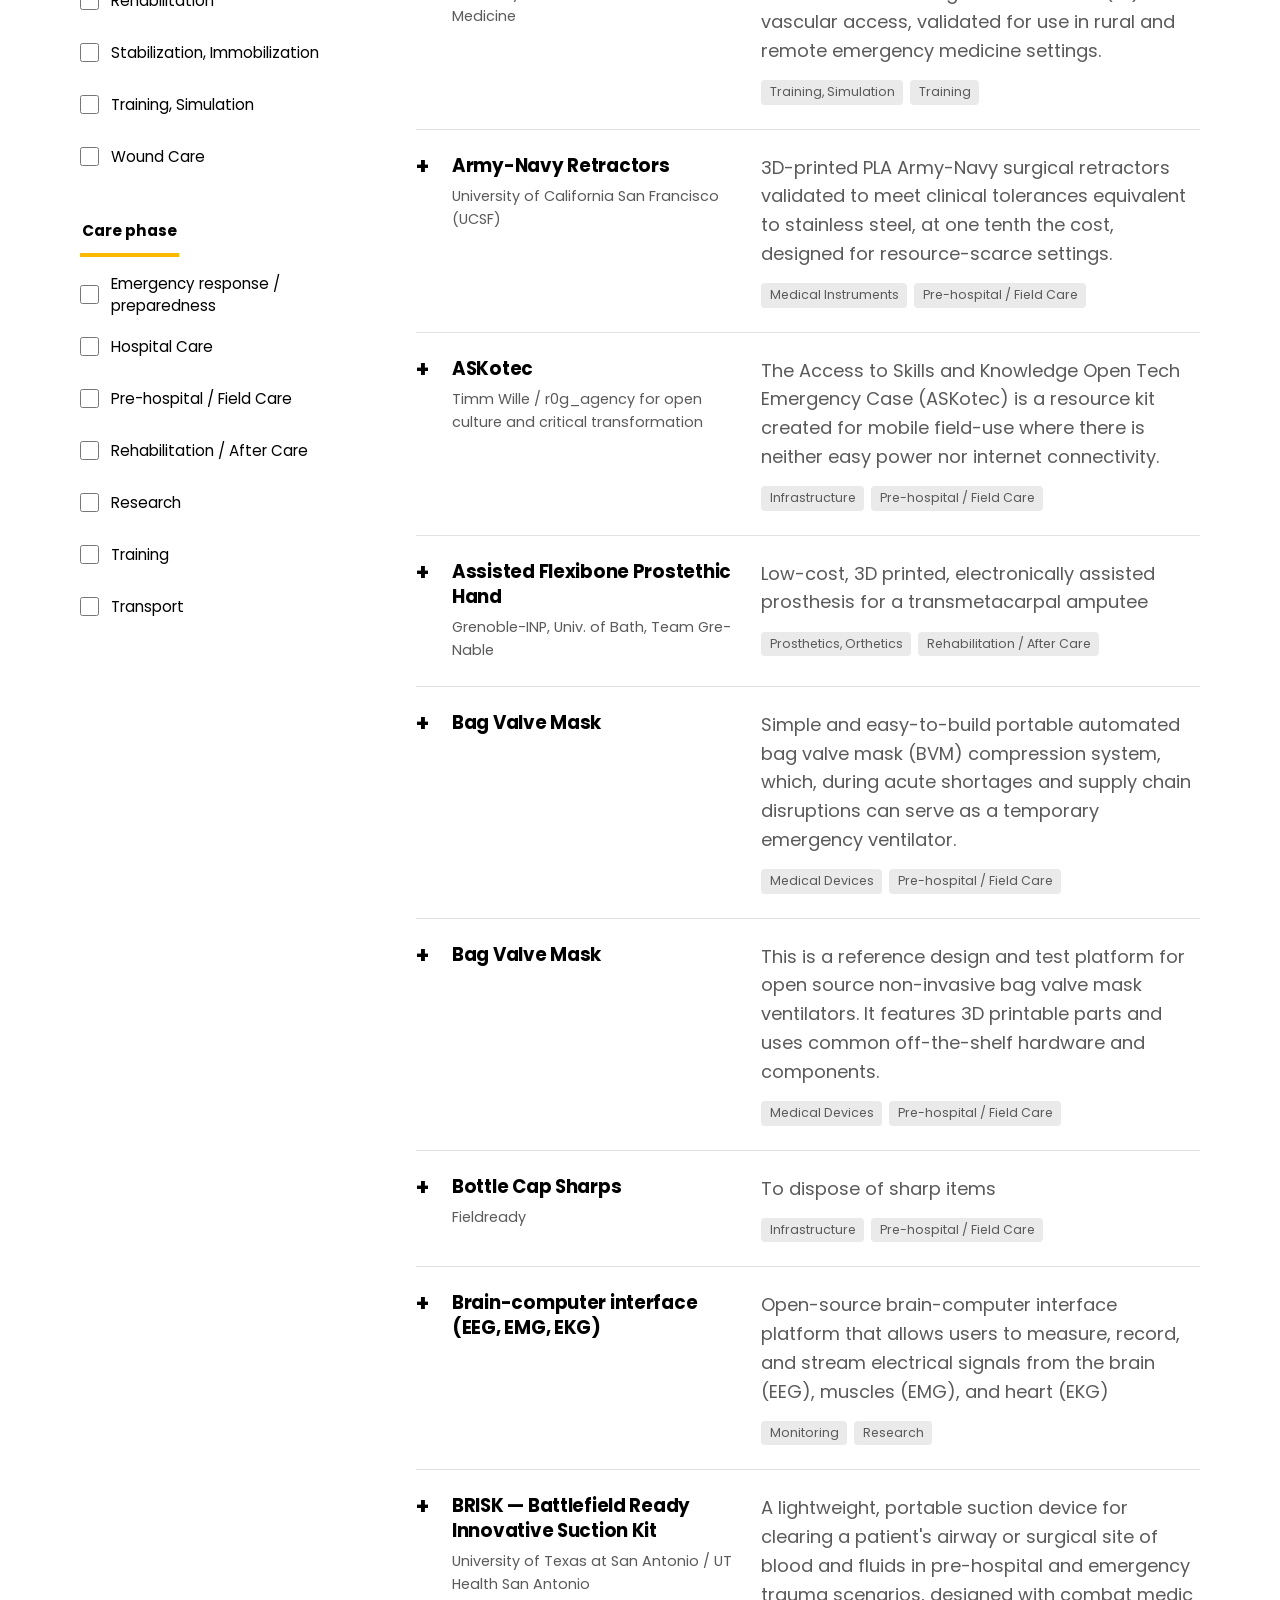
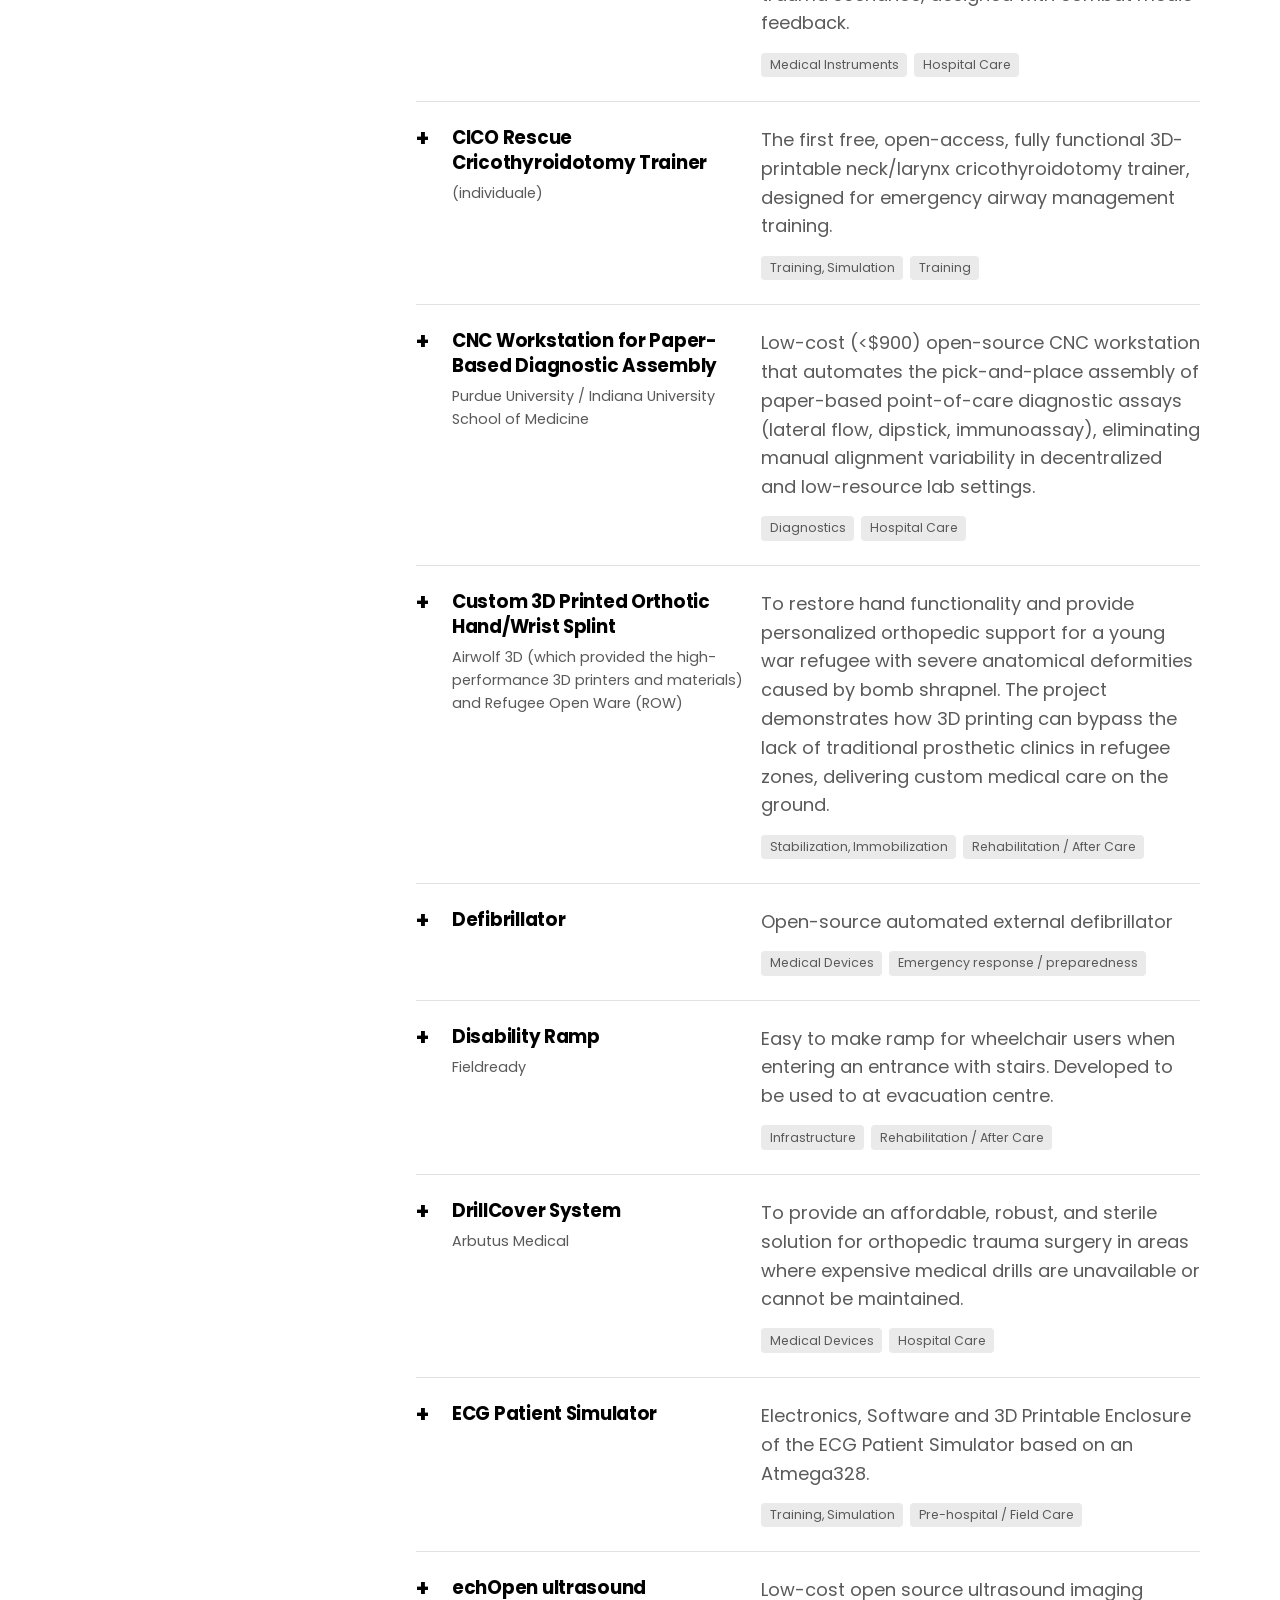
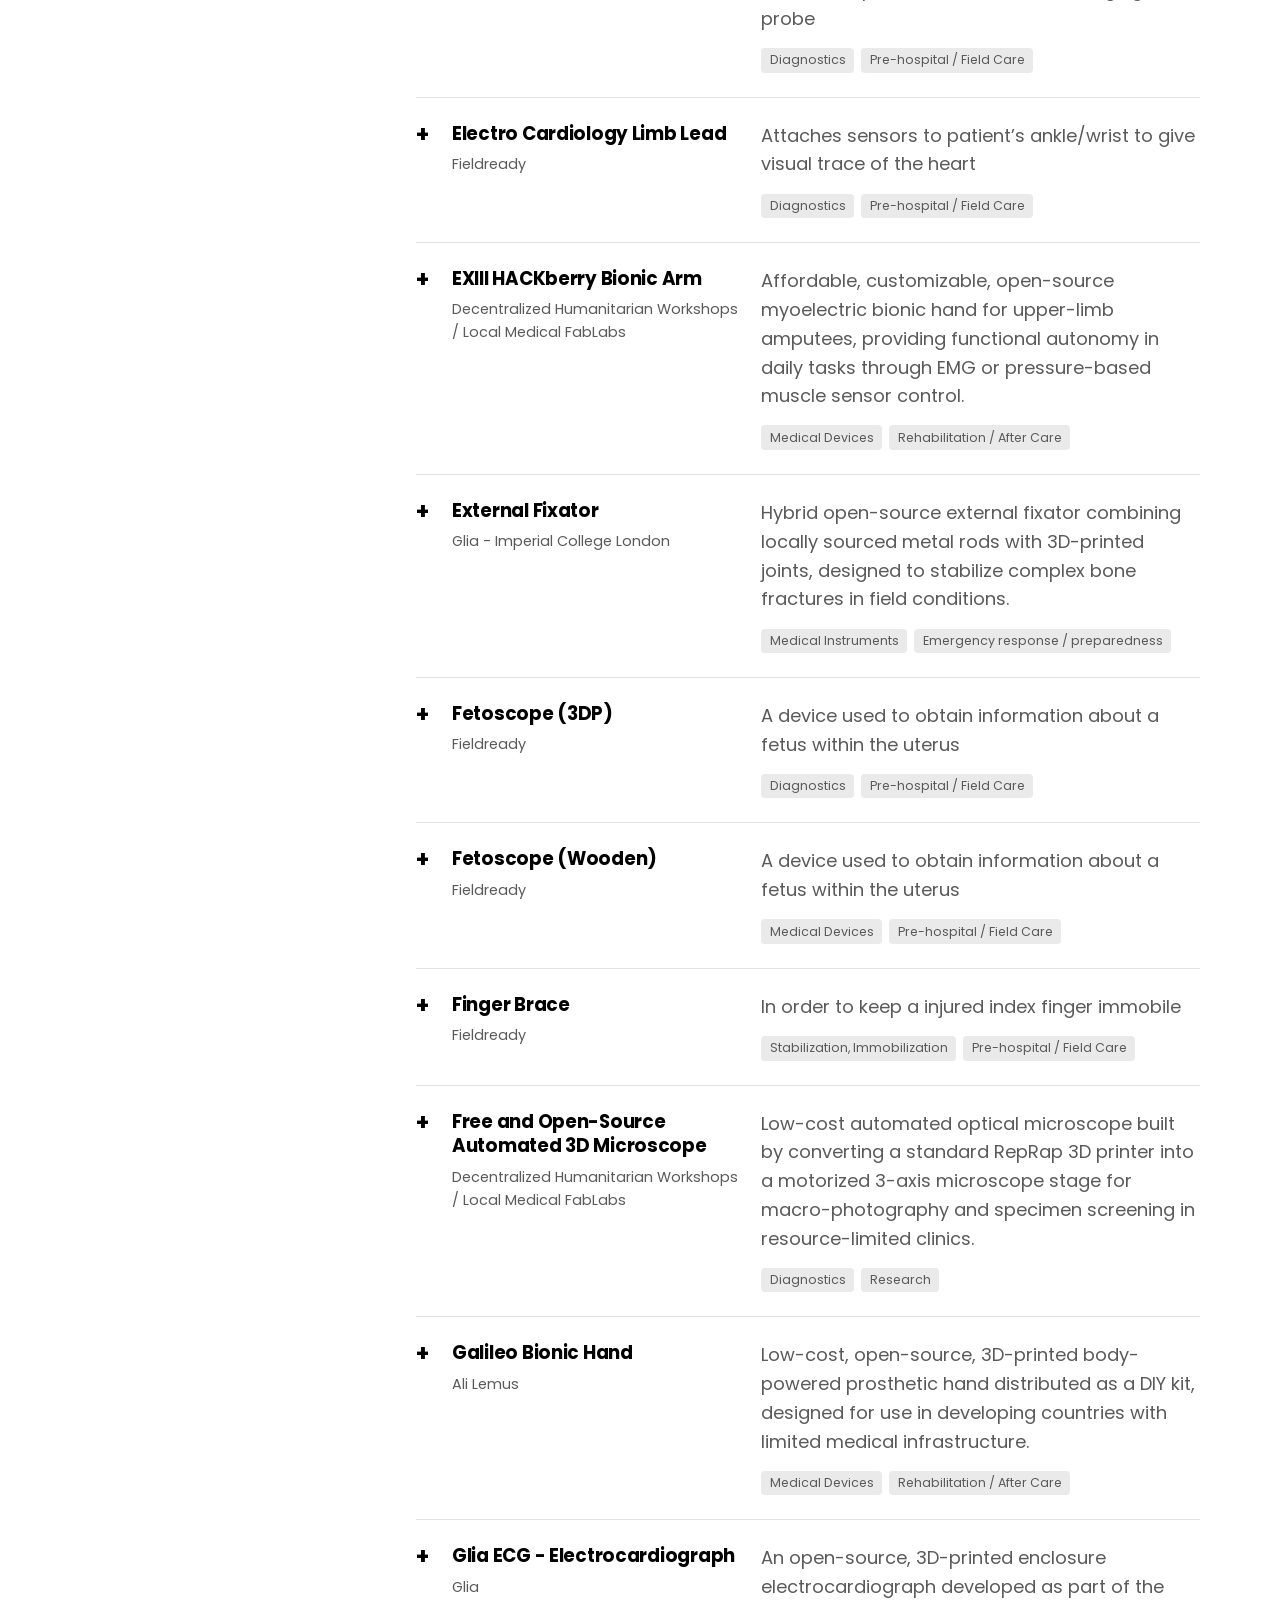
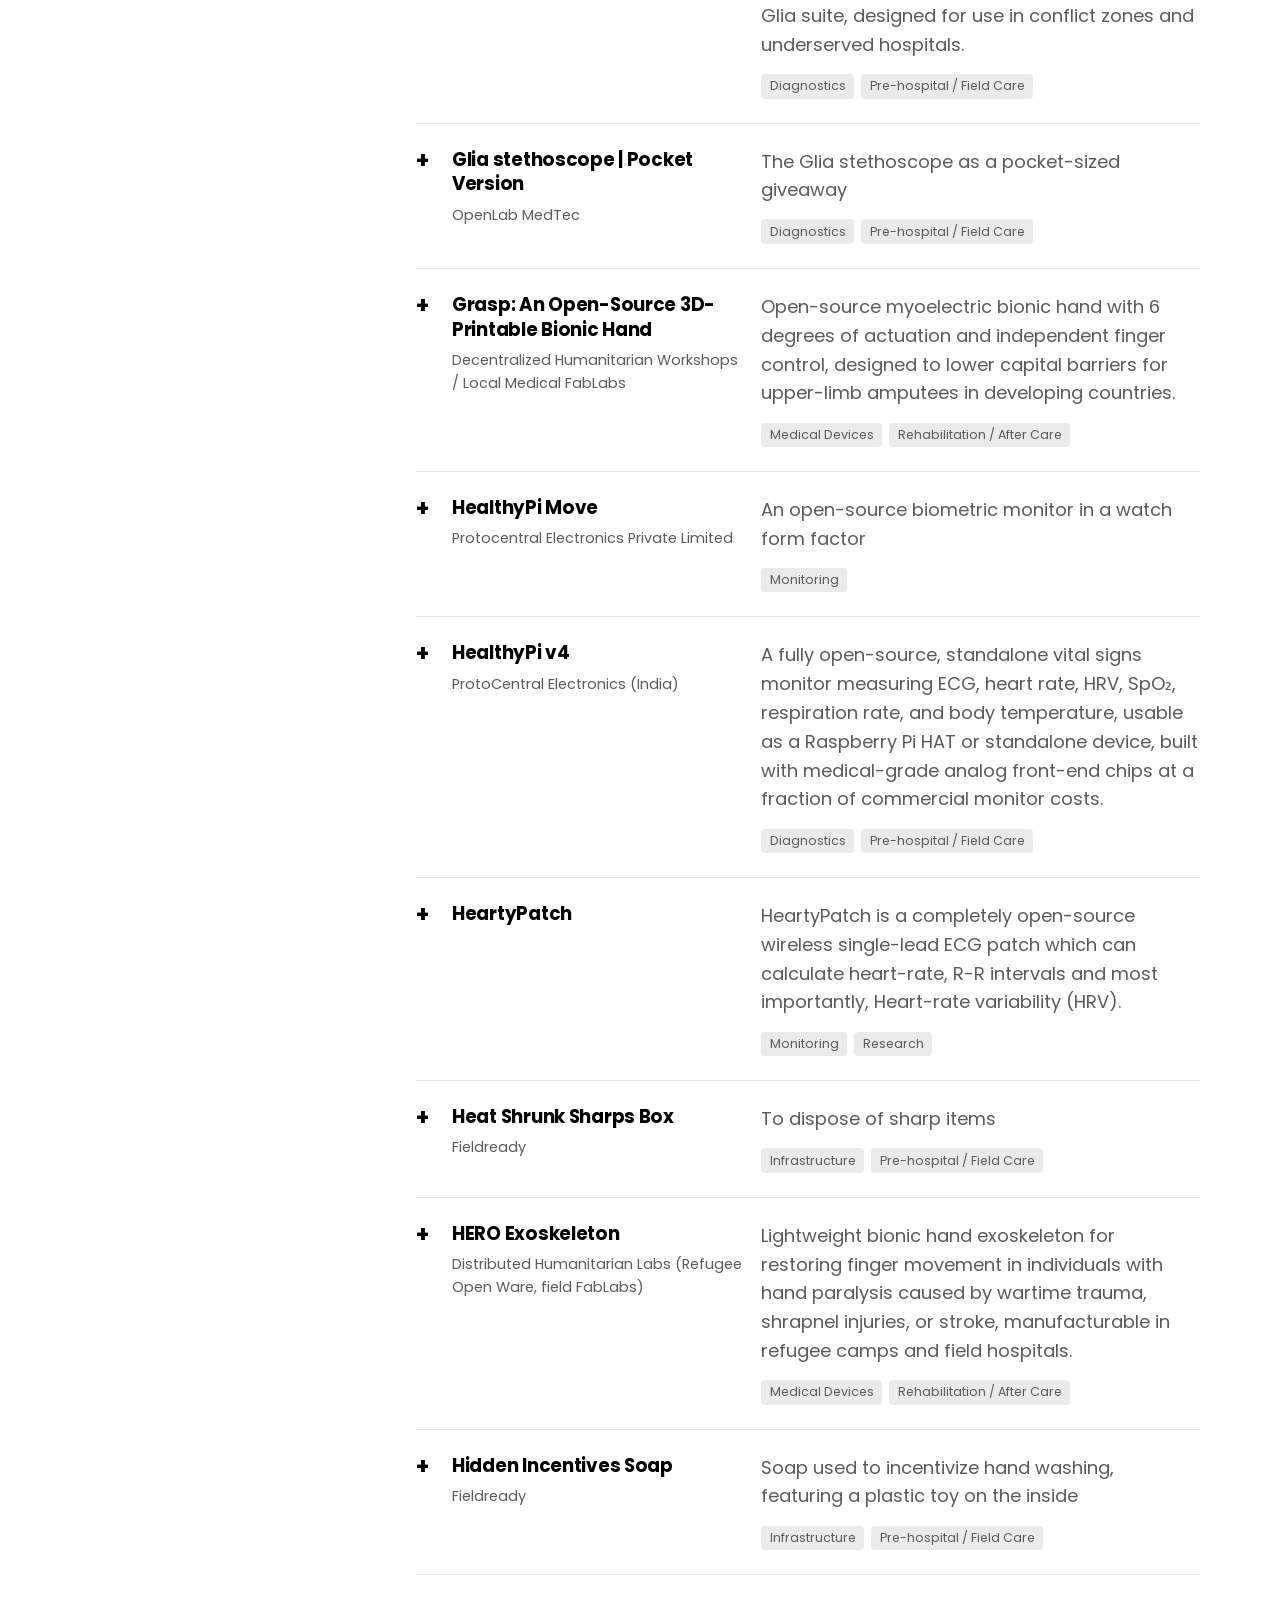
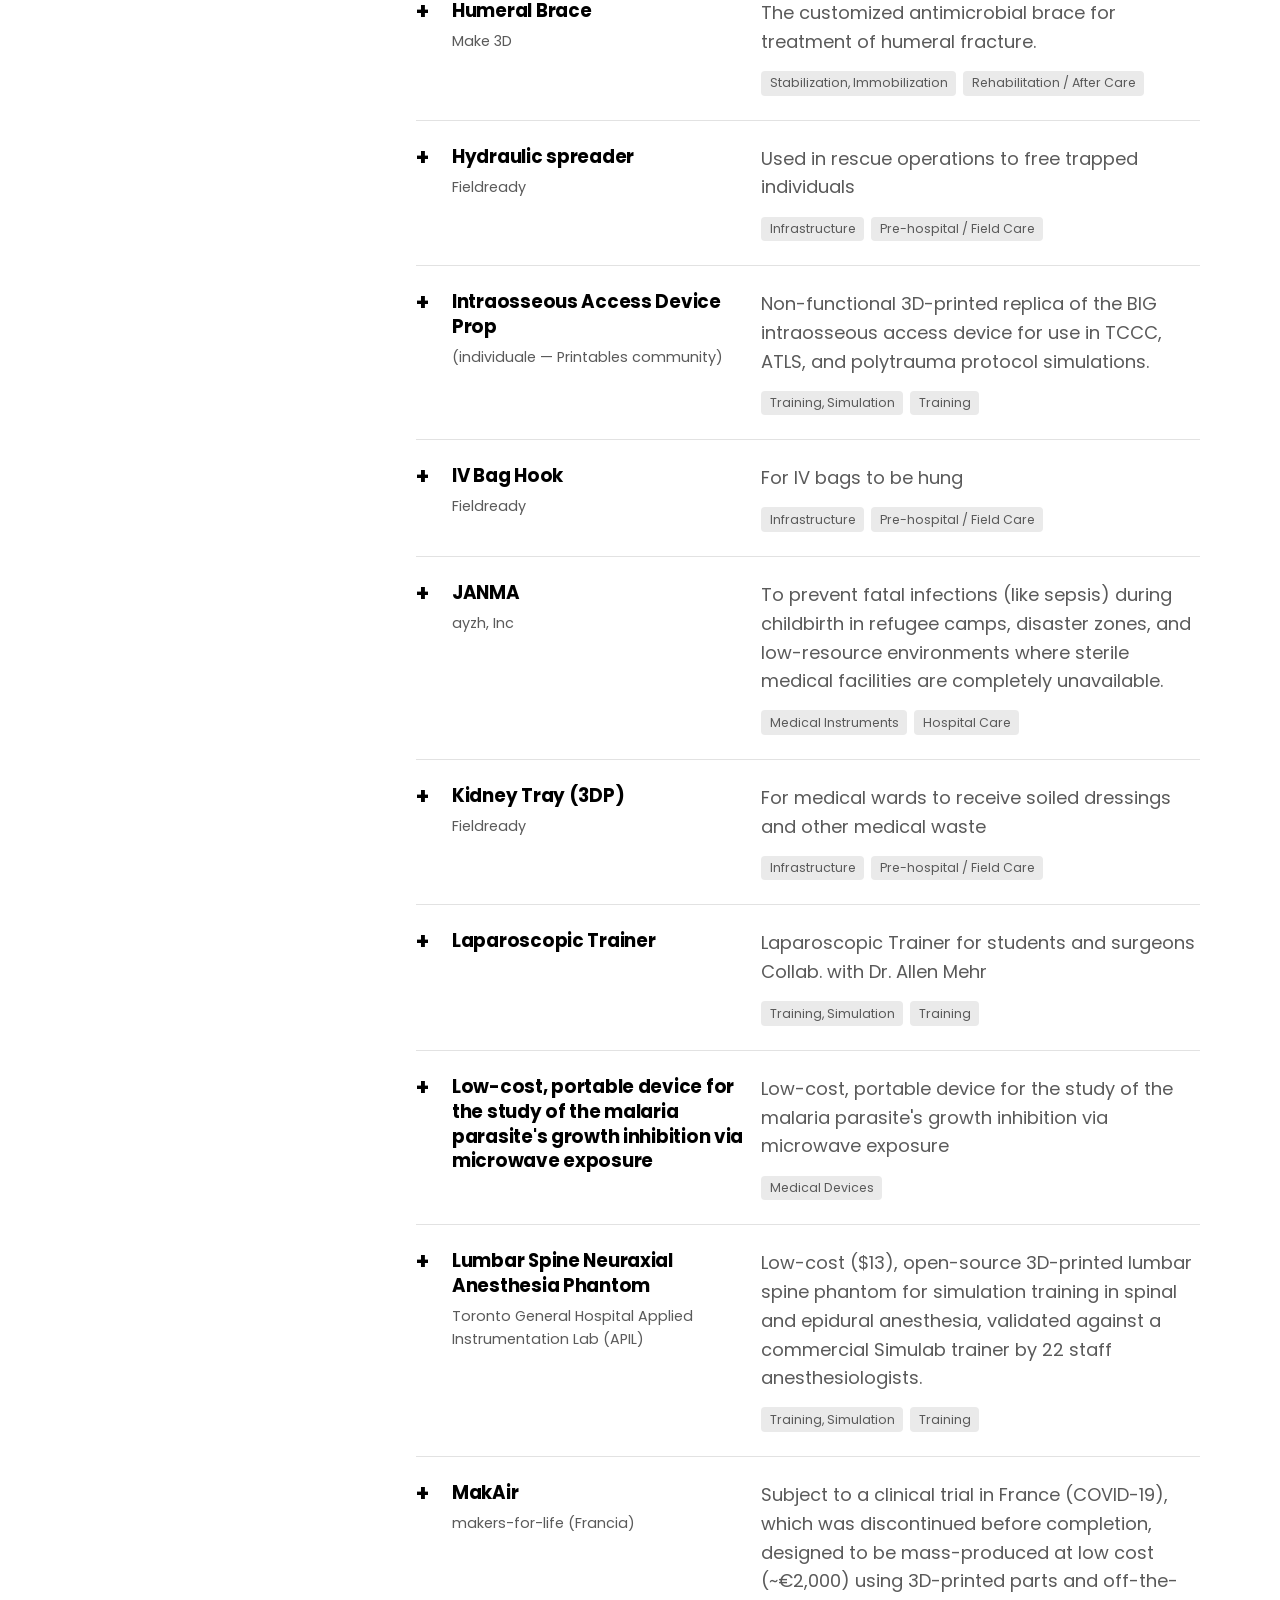
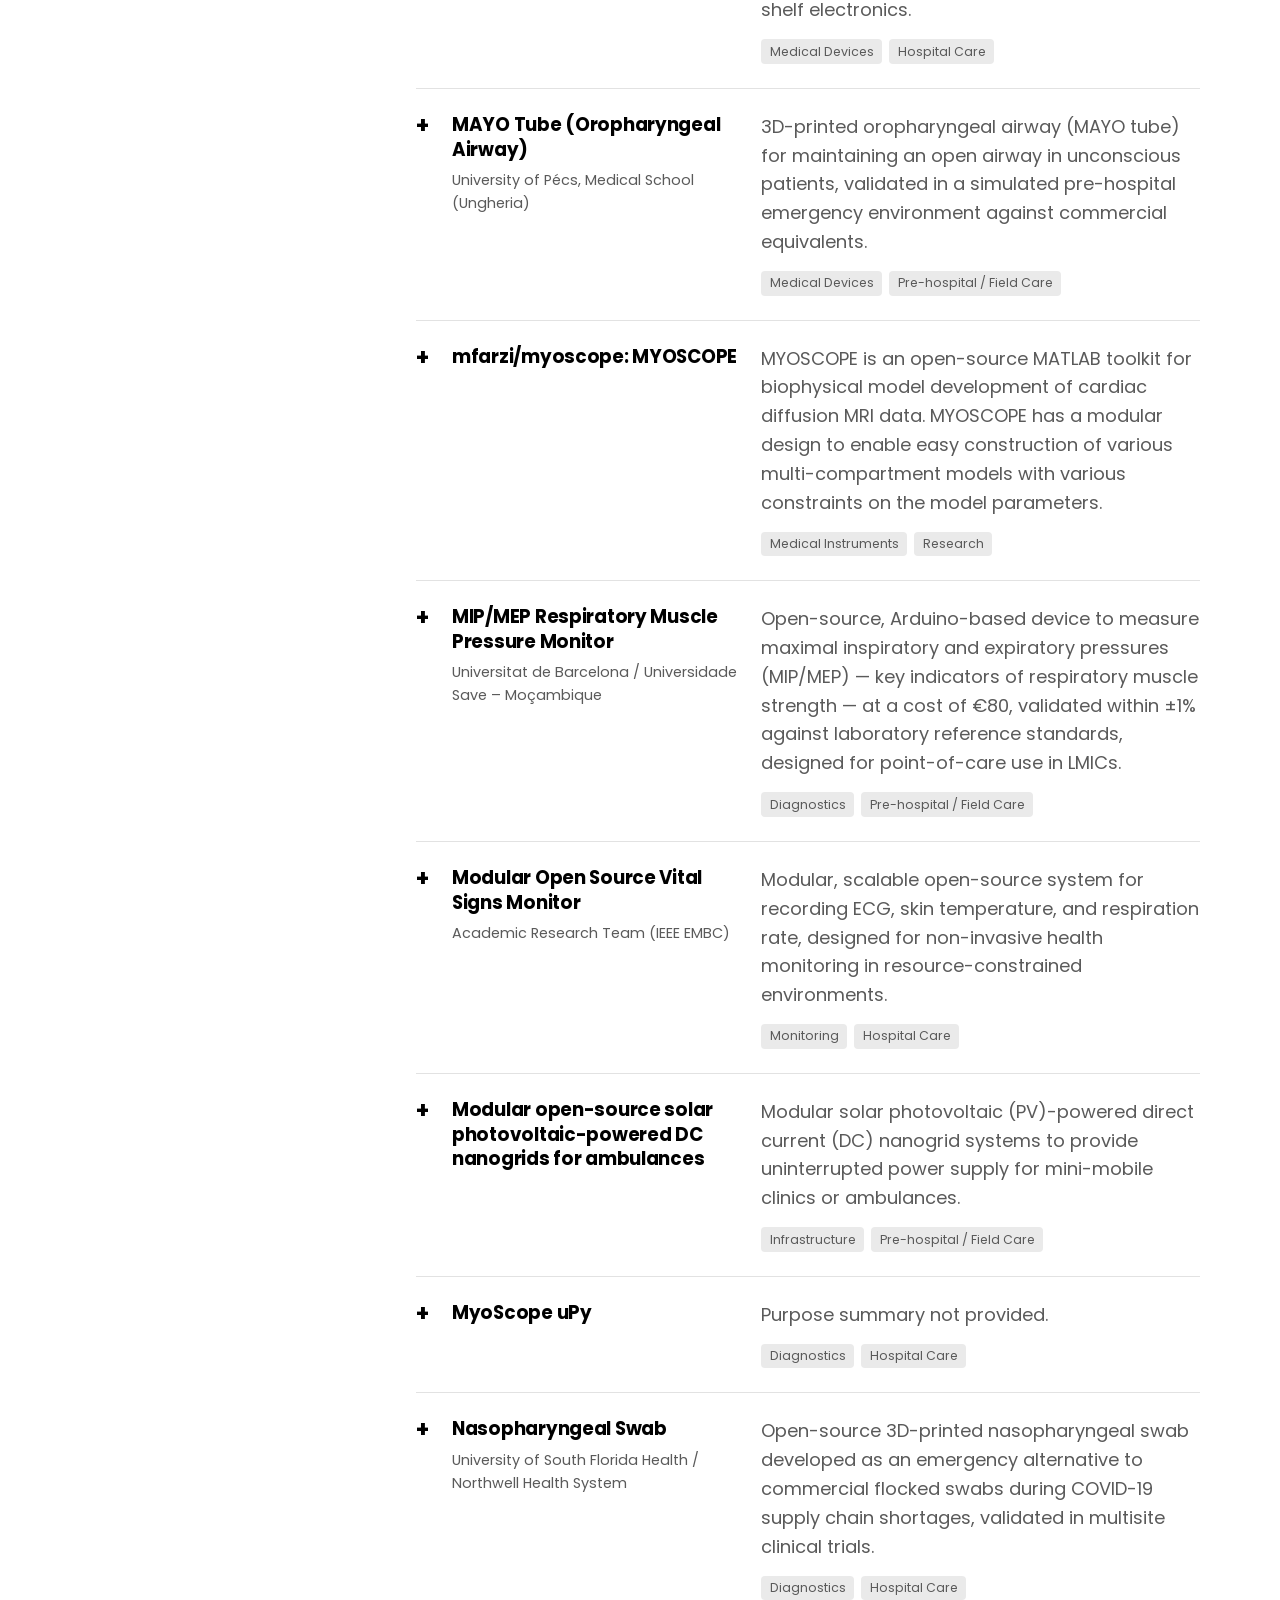
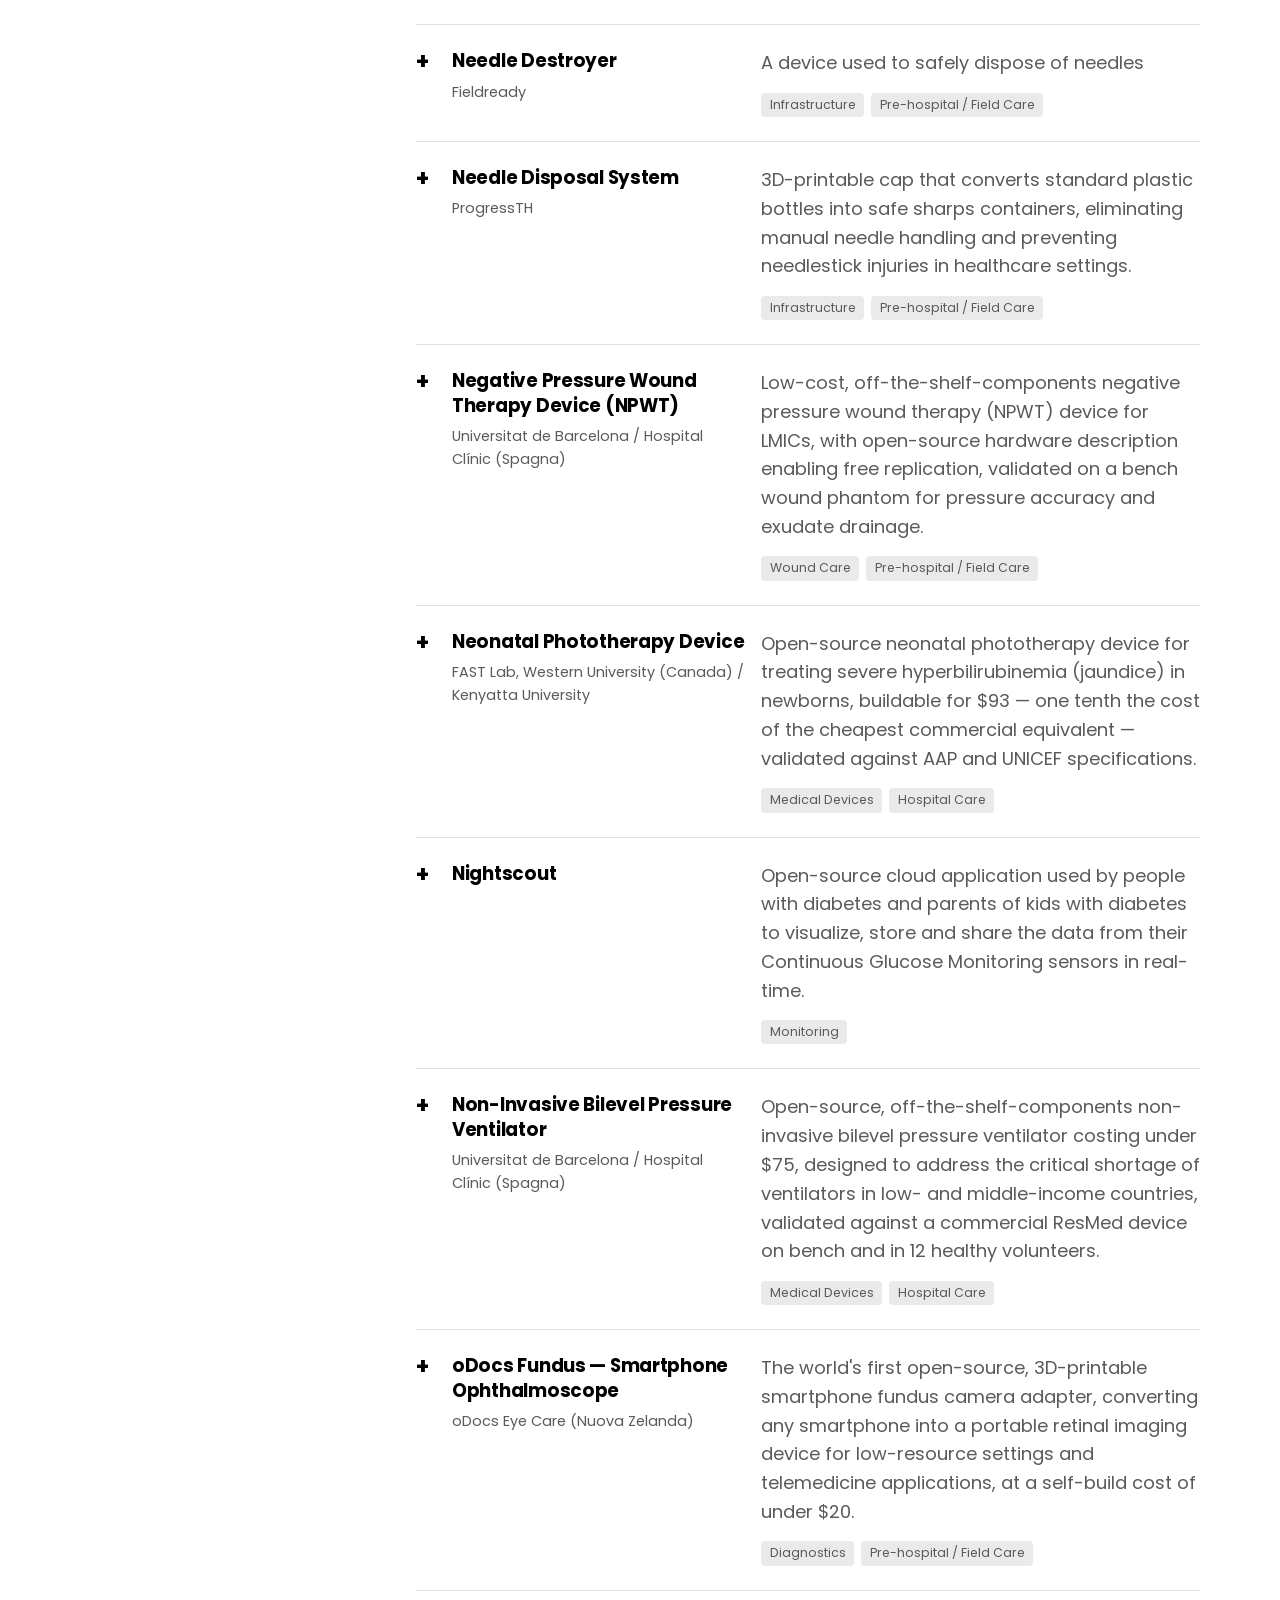
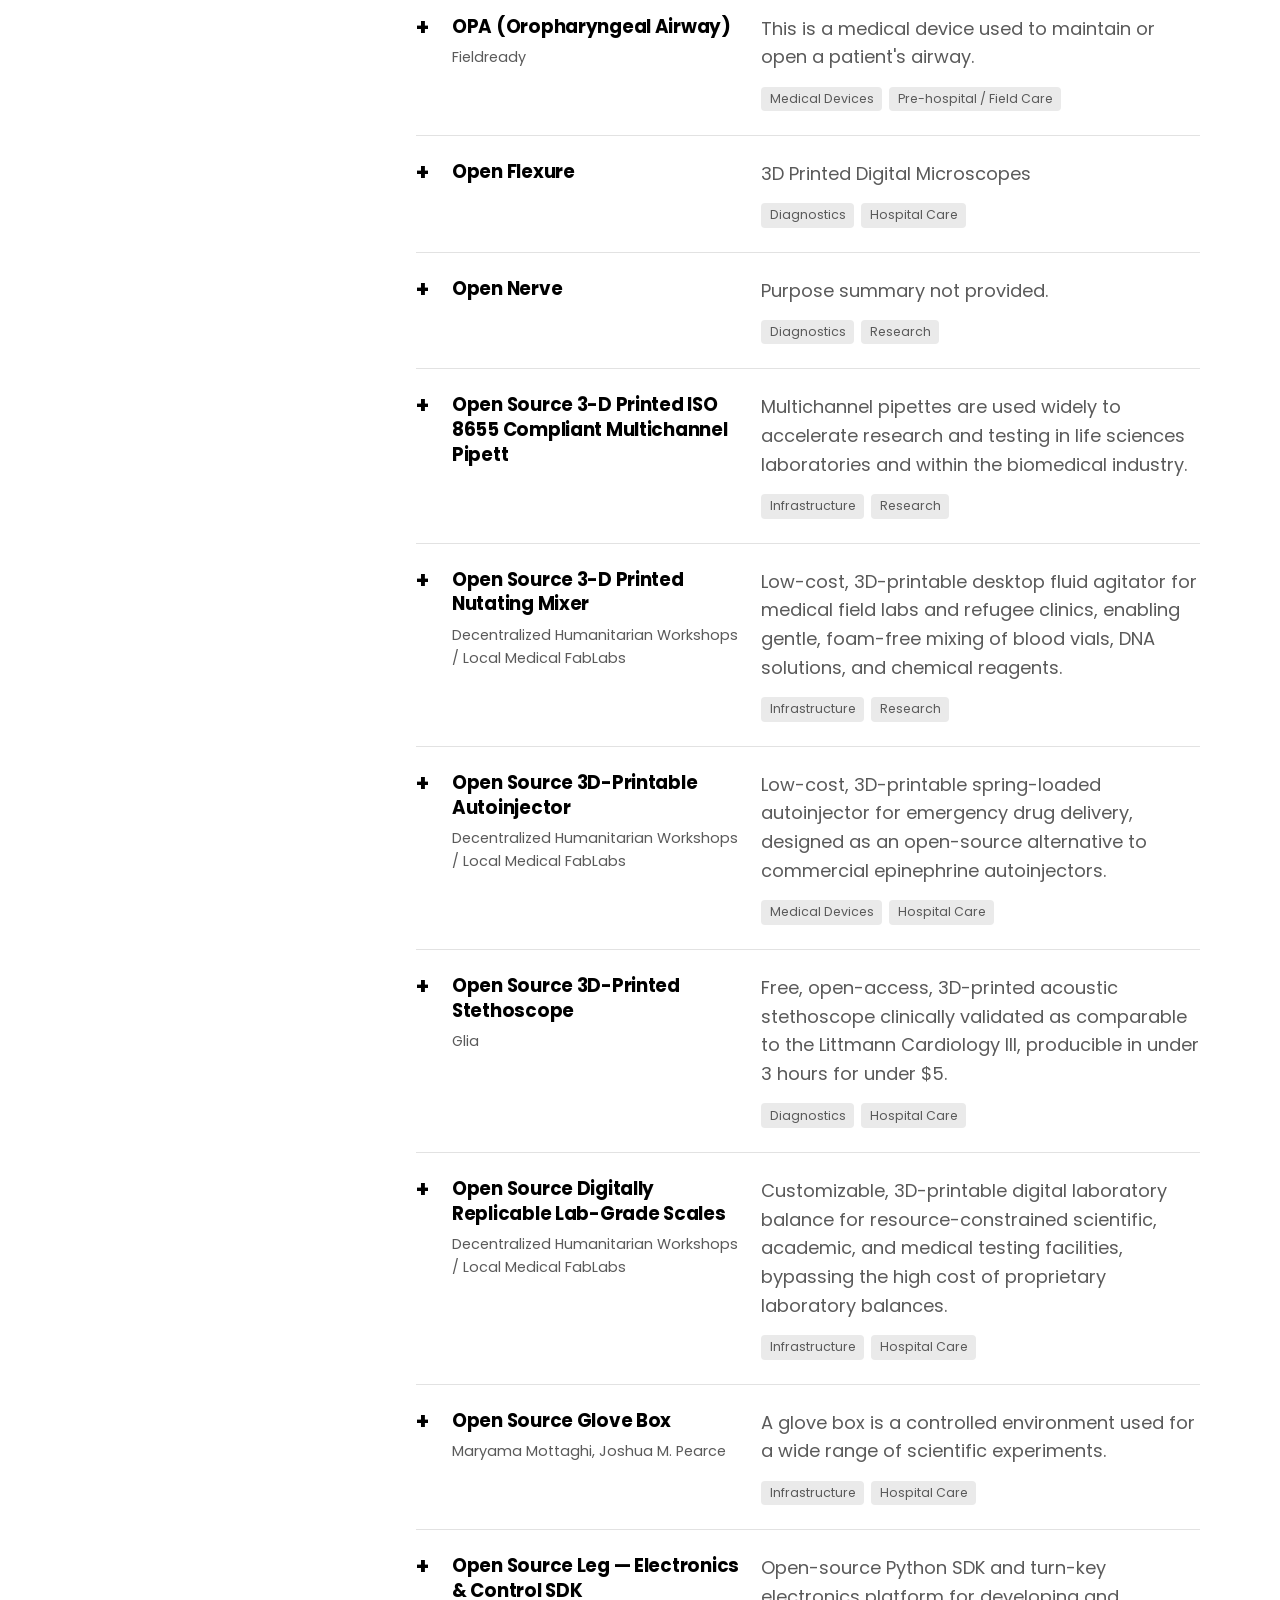
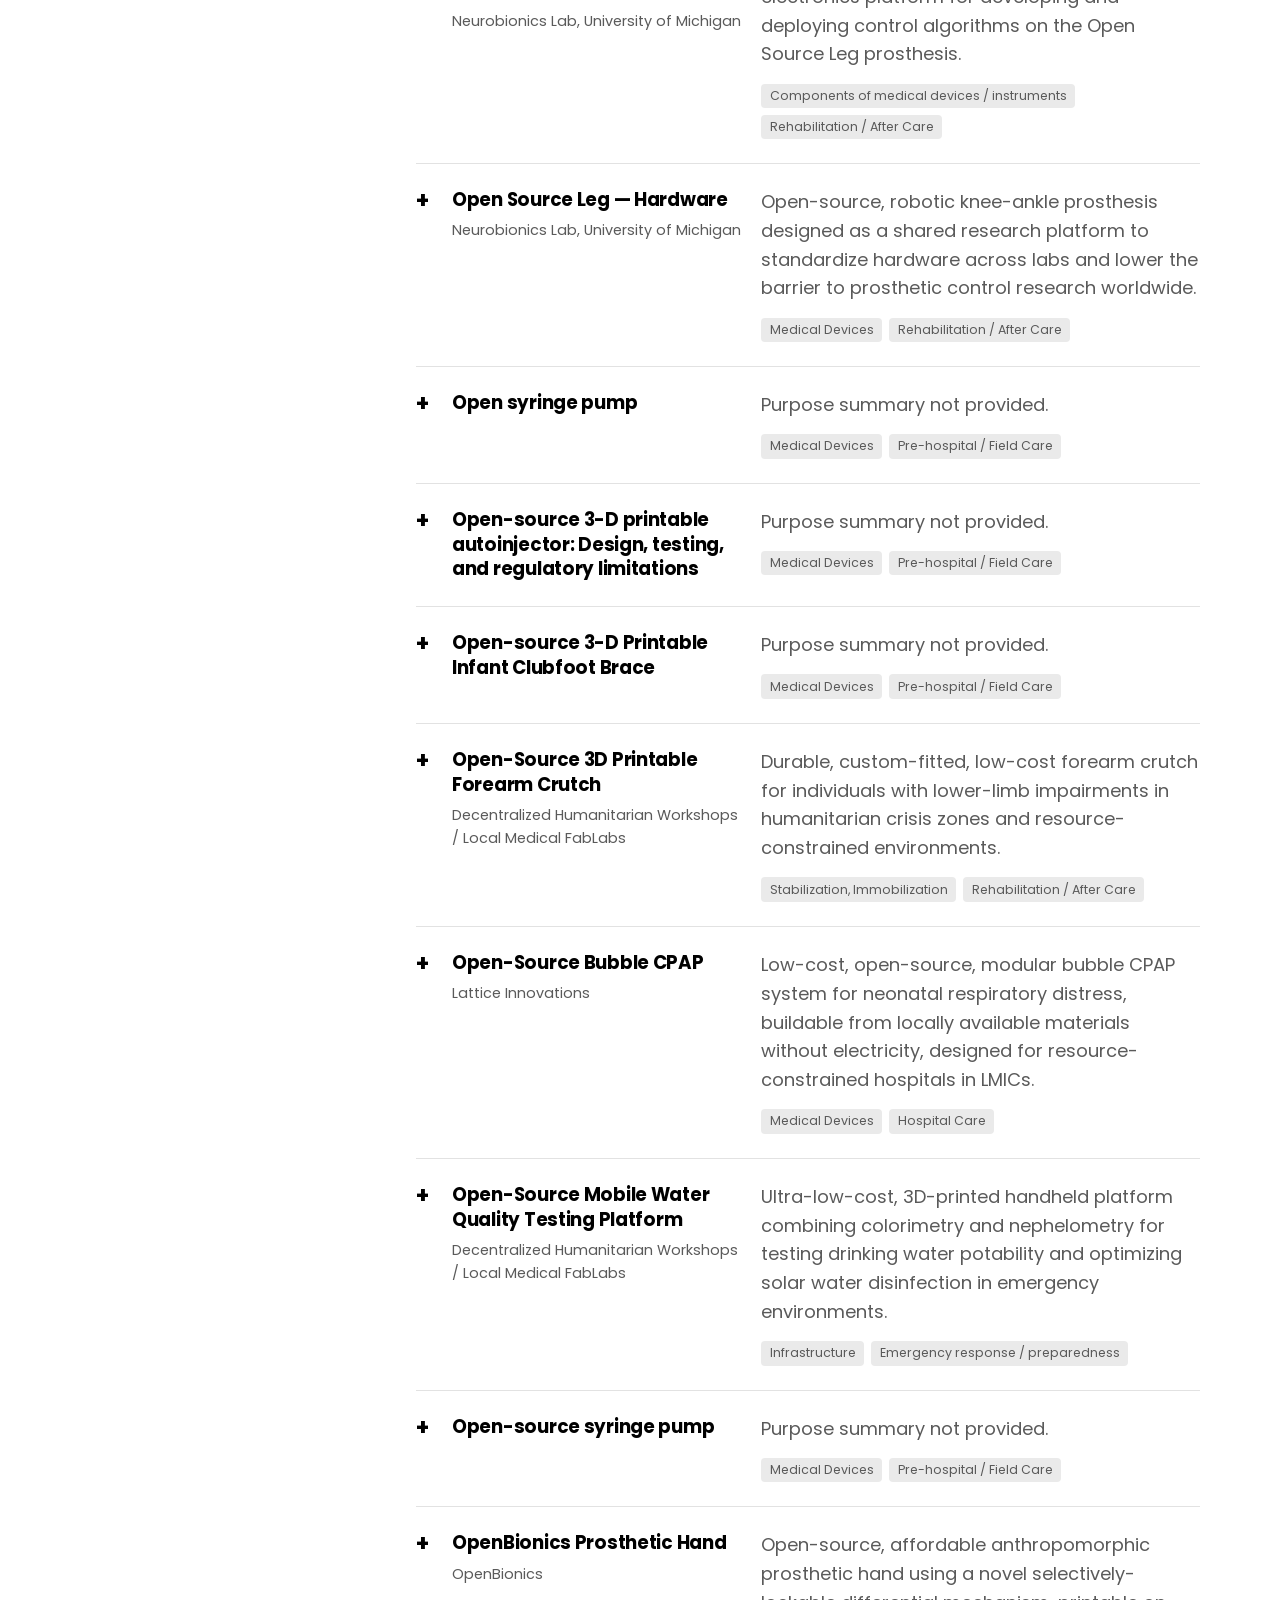
<file: health.html>
<!doctype html>
<html lang="en">
  <head>
    <meta charset="utf-8">
    <meta name="viewport" content="width=device-width, initial-scale=1">
    <meta name="description" content="Browse open technology projects for health and medical care.">
    <meta name="theme-color" content="#ffffff">
    <title>Health | Technology Product Portfolio</title>
    <link rel="icon" href="data:image/svg+xml,%3Csvg xmlns='http://www.w3.org/2000/svg' viewBox='0 0 100 100'%3E%3Cpath d='M50 4 L90 27 L90 73 L50 96 L10 73 L10 27 Z' fill='none' stroke='%23fcb900' stroke-width='12'/%3E%3C/svg%3E">
    <link rel="stylesheet" href="assets/site.css">
    <script src="assets/site.js" defer></script>
  </head>
  <body data-page="catalog" data-domain="health">
    <a class="skip-link" href="#main-content">Skip to main content</a>
    <header class="site-header">
      <div class="shell masthead">
        <a class="wordmark" href="index.html">
          <svg class="hex hex-mark" viewBox="0 0 100 100" aria-hidden="true" focusable="false">
            <path class="hex__ring" d="M50 4 L90 27 L90 73 L50 96 L10 73 L10 27 Z"/>
          </svg>
          <span class="wordmark__text">Technology Product Portfolio</span>
        </a>
        <nav class="primary-nav" aria-label="Primary navigation">
          <ul>
            <li><a href="health.html" aria-current="page">Health</a></li>
            <li><a href="food.html">Food</a></li>
            <li><a href="construction.html">Construction</a></li>
          </ul>
        </nav>
      </div>
    </header>

    <main id="main-content">
      <section class="hero hero--domain">
        <div class="shell">
          <div class="hero__brand">
            <svg class="hex hex-badge" viewBox="0 0 100 100" aria-hidden="true" focusable="false">
              <path class="hex__ring" d="M50 4 L90 27 L90 73 L50 96 L10 73 L10 27 Z"/>
              <path class="hex__glyph" d="M50 33 V67 M33 50 H67"/>
            </svg>
            <p class="eyebrow">Portfolio domain</p>
          </div>
          <h1><span class="mark">Health</span></h1>
          <p class="hero__intro">
            Open technology projects for diagnosis, field and hospital care,
            rehabilitation, training, and medical infrastructure.
          </p>
          <div class="hero__meta">
            <span class="hero__count" data-total-count>Portfolio dataset</span>
            <a href="res/var/data/health.json" download>Download Health JSON</a>
            <a href="spec/health/health.schema.json">View the schema</a>
          </div>
        </div>
      </section>

      <section class="section" aria-labelledby="catalog-title">
        <div class="shell">
          <header class="catalog-header">
            <h2 id="catalog-title"><span class="mark">Browse Health projects</span></h2>
            <p class="section__intro">
              Search project descriptions or narrow the portfolio by functional category
              and care phase. Open a row for manufacturing, readiness, licensing, and source details.
            </p>
          </header>

          <form class="catalog-controls" data-controls role="search" aria-label="Health catalog controls">
            <div class="control">
              <label for="catalog-search">Search Health projects</label>
              <input id="catalog-search" data-search type="search" autocomplete="off" placeholder="Name, purpose, producer, process…">
            </div>
            <div class="control">
              <label for="catalog-sort">Sort projects</label>
              <select id="catalog-sort" data-sort>
                <option value="asc">Name A–Z</option>
                <option value="desc">Name Z–A</option>
              </select>
            </div>
            <button class="button" data-reset type="button">Reset</button>
          </form>

          <div class="catalog-layout">
            <aside aria-label="Health project filters">
              <details class="filter-panel" data-filter-panel open>
                <summary>Filter projects</summary>
                <div class="filter-groups" data-facets>
                  <p>Loading filters…</p>
                </div>
              </details>
            </aside>

            <section aria-labelledby="results-title">
              <header class="results-header">
                <h3 id="results-title">Projects</h3>
                <p class="results-count" data-results-count aria-live="polite">Loading data…</p>
              </header>
              <div class="catalog-results" data-results>
                <p class="empty-state">Loading Health portfolio data…</p>
              </div>
              <noscript>
                <p class="error-state">
                  Enable JavaScript to browse the catalog, or
                  <a href="res/var/data/health.json">open the Health JSON data</a>.
                </p>
              </noscript>
            </section>
          </div>
        </div>
      </section>
    </main>

    <footer class="site-footer">
      <div class="shell footer-layout">
        <div>
          <p><strong>Health portfolio</strong></p>
          <p class="footer-note">
            Data curation: Victoria Wenzelmann, Enrico Bassi, and J.C. Mariscal-Melgar;
            Food and Construction data: Mohammad Mohammadifar.
          </p>
        </div>
        <p class="footer-note">
          <a href="res/var/data/technology-product-portfolio.ods" download>Download the source ODS</a>
          or return to the <a href="index.html">portfolio overview</a>.
        </p>
      </div>
    </footer>
  </body>
</html>
</file>
<file: assets/site.css>
/* ==========================================================================
   Technology Product Portfolio
   Visual language after the New Production Institute: bold black Poppins,
   a single amber accent used as a highlight bar, and the hexagon mark.

   Amber (#fcb900) reaches only 1.75:1 against white, so it is never used as
   text or link colour. It carries meaning as a filled bar behind black text
   (12:1) or as a thick underline, always paired with a non-colour cue.
   ========================================================================== */

/* Poppins is loaded from a self-hosted copy for data-protection reasons.
   Drop poppins-400/600/700.woff2 into assets/fonts/ to complete the look;
   until then the geometric fallbacks below are used automatically. */
@font-face {
  font-family: "Poppins";
  font-style: normal;
  font-weight: 400;
  font-display: swap;
  src: local("Poppins Regular"), local("Poppins"), url("fonts/poppins-400.woff2") format("woff2");
}

@font-face {
  font-family: "Poppins";
  font-style: normal;
  font-weight: 600;
  font-display: swap;
  src: local("Poppins SemiBold"), url("fonts/poppins-600.woff2") format("woff2");
}

@font-face {
  font-family: "Poppins";
  font-style: normal;
  font-weight: 700;
  font-display: swap;
  src: local("Poppins Bold"), url("fonts/poppins-700.woff2") format("woff2");
}

:root {
  --background: #ffffff;
  --surface: #ffffff;
  --band: #f4f4f4;
  --band-strong: #eaeaea;
  --text: #000000;
  --muted: #5a5a5a;
  --line: #e2e2e2;
  --accent: #fcb900;
  --accent-deep: #e0a300;
  --radius: 0.25rem;
  --bar: 0.34em;
  color-scheme: light;
  font-family: "Poppins", "Century Gothic", ui-sans-serif, system-ui, -apple-system,
    "Segoe UI", sans-serif;
  font-size: 100%;
}

* {
  box-sizing: border-box;
}

html {
  background: var(--background);
  scroll-behavior: smooth;
}

body {
  min-width: 20rem;
  margin: 0;
  background: var(--background);
  color: var(--text);
  font-size: 1.125rem;
  line-height: 1.6;
  text-rendering: optimizeLegibility;
}

/* The three domains no longer differ by hue. They share the institute accent
   and are told apart by their hexagon glyph and their label. */
body[data-domain] {
  --domain: var(--accent);
}

a {
  color: var(--text);
  text-decoration-color: var(--accent);
  text-decoration-thickness: 0.16em;
  text-underline-offset: 0.22em;
}

a:hover {
  background: var(--accent);
  text-decoration-thickness: 0.22em;
}

button,
input,
select {
  color: inherit;
  font: inherit;
}

:focus-visible {
  outline: 0.2rem solid var(--text);
  outline-offset: 0.2rem;
}

.skip-link {
  position: absolute;
  z-index: 10;
  top: 0.5rem;
  left: 0.5rem;
  padding: 0.65rem 0.9rem;
  border-radius: var(--radius);
  background: var(--accent);
  color: var(--text);
  font-weight: 600;
  text-decoration: none;
  transform: translateY(-150%);
}

.skip-link:focus {
  transform: translateY(0);
}

.shell {
  width: min(100% - 3rem, 70rem);
  margin-inline: auto;
}

.measure {
  max-width: 68ch;
}

.measure--spaced {
  margin-top: 1.5rem;
}
/* --------------------------------------------------------------------------
   Brand marks: the amber highlight bar and the hexagon
   -------------------------------------------------------------------------- */

.mark {
  padding-inline: 0.06em;
  background-image: linear-gradient(to top, var(--accent) var(--bar), transparent var(--bar));
  -webkit-box-decoration-break: clone;
  box-decoration-break: clone;
}

.hex {
  display: block;
  width: 100%;
  height: 100%;
}

.hex__ring {
  fill: none;
  stroke: var(--accent);
  stroke-width: 7;
  stroke-linejoin: round;
}

.hex__glyph {
  fill: none;
  stroke: var(--text);
  stroke-width: 6;
  stroke-linecap: round;
  stroke-linejoin: round;
}

.hex-badge {
  width: 4.5rem;
  height: 4.5rem;
  flex: none;
}

.hex-mark {
  width: 1.75rem;
  height: 1.75rem;
  flex: none;
}

/* --------------------------------------------------------------------------
   Header
   -------------------------------------------------------------------------- */

.site-header {
  background: var(--surface);
  box-shadow: 0 1px 0 var(--line);
}

.masthead {
  display: flex;
  min-height: 5.5rem;
  align-items: center;
  justify-content: space-between;
  gap: 2rem;
}

.wordmark {
  display: inline-flex;
  min-height: 2.75rem;
  align-items: center;
  gap: 0.65rem;
  color: var(--text);
  font-size: 1rem;
  font-weight: 700;
  letter-spacing: -0.01em;
  line-height: 1.2;
  text-decoration: none;
}

.wordmark:hover {
  background: transparent;
}

.wordmark:hover .wordmark__text {
  background: var(--accent);
}

.primary-nav ul {
  display: flex;
  flex-wrap: wrap;
  gap: 0.4rem 1.75rem;
  margin: 0;
  padding: 0;
  list-style: none;
}

.primary-nav a {
  display: inline-flex;
  min-height: 2.75rem;
  align-items: center;
  color: var(--text);
  font-size: 1rem;
  font-weight: 600;
  text-decoration: none;
}

.primary-nav a:hover {
  background: transparent;
  box-shadow: inset 0 -0.55rem 0 var(--accent);
}

.primary-nav a[aria-current="page"] {
  box-shadow: inset 0 -0.55rem 0 var(--accent);
}

/* --------------------------------------------------------------------------
   Hero
   -------------------------------------------------------------------------- */

.hero {
  padding-block: clamp(4rem, 9vw, 7.5rem);
}

.hero--domain {
  padding-block: clamp(3.5rem, 7vw, 6rem);
}

.hero__brand {
  display: flex;
  align-items: center;
  gap: 1.25rem;
  margin-bottom: 1.75rem;
}

.eyebrow {
  margin: 0 0 1rem;
  color: var(--muted);
  font-size: 0.8rem;
  font-weight: 600;
  letter-spacing: 0.14em;
  text-transform: uppercase;
}

.hero__brand .eyebrow {
  margin-bottom: 0;
}

h1,
h2,
h3,
h4,
p {
  margin-top: 0;
}

h1,
h2,
h3,
h4 {
  font-weight: 700;
  letter-spacing: -0.03em;
  line-height: 1.18;
  text-wrap: balance;
}

h1 {
  max-width: 20ch;
  margin-bottom: 1.75rem;
  font-size: clamp(2.4rem, 5.4vw, 4.2rem);
  line-height: 1.34;
}

h2 {
  margin-bottom: 1rem;
  font-size: clamp(1.7rem, 3vw, 2.4rem);
  line-height: 1.3;
}

h3 {
  font-size: 1.3rem;
}

.hero__intro {
  max-width: 62ch;
  margin-bottom: 0;
  color: var(--muted);
  font-size: clamp(1.1rem, 1.8vw, 1.3rem);
}

.hero__meta {
  display: flex;
  flex-wrap: wrap;
  align-items: center;
  gap: 0.75rem 1.75rem;
  margin-top: 2.25rem;
  font-size: 1rem;
}

.hero__count {
  padding-inline: 0.4em;
  background: var(--accent);
  border-radius: var(--radius);
  color: var(--text);
  font-weight: 700;
}

.hero__meta a {
  display: inline-flex;
  min-height: 2.75rem;
  align-items: center;
  font-weight: 600;
}

/* --------------------------------------------------------------------------
   Sections
   -------------------------------------------------------------------------- */

.section {
  padding-block: clamp(3.5rem, 7vw, 6rem);
}

body[data-page="landing"] main > section:nth-of-type(even) {
  background: var(--band);
}

.section__intro {
  max-width: 62ch;
  margin-bottom: 3rem;
  color: var(--muted);
}

/* --------------------------------------------------------------------------
   Domain cards
   -------------------------------------------------------------------------- */

.domain-grid {
  display: grid;
  grid-template-columns: repeat(3, minmax(0, 1fr));
  gap: 1.75rem;
}

.domain-card {
  display: flex;
  min-height: 20rem;
  flex-direction: column;
  padding: 2.25rem 2rem;
  border-radius: var(--radius);
  background: var(--surface);
  box-shadow: 0 1px 2px rgb(0 0 0 / 6%), 0 10px 28px rgb(0 0 0 / 7%);
}

.domain-card .hex-badge {
  margin-bottom: 1.5rem;
}

.domain-card h2 {
  margin-bottom: 0.85rem;
  font-size: 1.7rem;
}

.domain-card p {
  color: var(--muted);
}

.domain-card__link {
  display: inline-flex;
  min-height: 2.75rem;
  align-items: center;
  align-self: flex-start;
  margin-top: auto;
  font-weight: 700;
}

.domain-card__count {
  display: block;
  margin-top: 0.75rem;
  color: var(--muted);
  font-size: 0.9rem;
  font-weight: 600;
}

/* --------------------------------------------------------------------------
   Principles
   -------------------------------------------------------------------------- */

.principles {
  display: grid;
  grid-template-columns: repeat(3, minmax(0, 1fr));
  gap: 2.5rem;
  margin: 3rem 0 0;
  padding: 0;
  list-style: none;
}

.principles li {
  padding-top: 1.25rem;
  border-top: 0.3rem solid var(--accent);
}

.principles strong {
  display: block;
  margin-bottom: 0.5rem;
  font-size: 1.1rem;
  font-weight: 700;
}

.principles span {
  color: var(--muted);
}

/* --------------------------------------------------------------------------
   Catalog controls
   -------------------------------------------------------------------------- */

.catalog-header {
  margin-bottom: 2.25rem;
}

.catalog-controls {
  display: grid;
  grid-template-columns: minmax(15rem, 1fr) minmax(11rem, auto) auto;
  align-items: end;
  gap: 1.25rem;
  margin-bottom: 3rem;
  padding: 1.75rem;
  border-radius: var(--radius);
  background: var(--band);
}

.control {
  display: grid;
  gap: 0.5rem;
}

.control label {
  font-size: 0.9rem;
  font-weight: 600;
}

.control input,
.control select {
  width: 100%;
  min-height: 3rem;
  padding: 0.6rem 0.8rem;
  border: 0.125rem solid var(--text);
  border-radius: var(--radius);
  background: var(--surface);
}

.control input:hover,
.control select:hover {
  border-color: var(--accent-deep);
}

.button {
  min-height: 3rem;
  padding: 0.55rem 1.5rem;
  border: 0;
  border-radius: var(--radius);
  background: var(--text);
  color: var(--surface);
  cursor: pointer;
  font-weight: 700;
}

.button:hover {
  background: var(--accent);
  color: var(--text);
}

/* --------------------------------------------------------------------------
   Filters
   -------------------------------------------------------------------------- */

.catalog-layout {
  display: grid;
  grid-template-columns: minmax(14rem, 17rem) minmax(0, 1fr);
  align-items: start;
  gap: clamp(2rem, 5vw, 4rem);
}

.filter-panel {
  border: 0;
}

.filter-panel > summary {
  cursor: pointer;
  font-weight: 700;
}

.filter-groups {
  display: grid;
  gap: 2.5rem;
}

.filter-group {
  margin: 0;
  padding: 0;
  border: 0;
}

.filter-group__title {
  margin-bottom: 1rem;
  padding-bottom: 0.6rem;
  border-bottom: 0.25rem solid var(--accent);
  font-size: 0.95rem;
  font-weight: 700;
}

.filter-options {
  display: grid;
  gap: 0.5rem;
  margin: 0;
  padding: 0;
  list-style: none;
}

.filter-option {
  display: grid;
  min-height: 2.75rem;
  grid-template-columns: 1.35rem minmax(0, 1fr);
  align-items: center;
  gap: 0.6rem;
}

.filter-option__input {
  width: 1.2rem;
  height: 1.2rem;
  margin: 0;
  accent-color: var(--text);
}

.filter-option__label {
  font-size: 0.95rem;
  line-height: 1.45;
}

/* --------------------------------------------------------------------------
   Results and records
   -------------------------------------------------------------------------- */

.results-header {
  display: flex;
  min-height: 2.5rem;
  align-items: baseline;
  justify-content: space-between;
  gap: 1rem;
  border-bottom: 0.25rem solid var(--text);
}

.results-header h3 {
  margin-bottom: 0.75rem;
}

.results-count {
  margin: 0;
  color: var(--muted);
  font-size: 0.9rem;
  font-weight: 600;
}

.record {
  border-bottom: 1px solid var(--line);
}

.record[open] {
  border-radius: 0 var(--radius) var(--radius) 0;
  background: var(--band);
  box-shadow: inset 0.35rem 0 0 var(--accent);
}

.record__summary {
  display: grid;
  grid-template-columns: 1.25rem minmax(12rem, 0.8fr) minmax(18rem, 1.2fr);
  gap: 1rem;
  padding: 1.5rem 0;
  cursor: pointer;
  list-style: none;
}

.record[open] > .record__summary {
  padding-inline: 1.25rem;
}

.record__summary::-webkit-details-marker {
  display: none;
}

.record__summary::before {
  color: var(--text);
  content: "+";
  font-size: 1.4rem;
  font-weight: 700;
  line-height: 1.1;
}

.record[open] > .record__summary::before {
  content: "−";
}

.record__identity,
.record__overview,
.record__name,
.record__producer,
.record__purpose {
  display: block;
  min-width: 0;
}

.record__name,
.record__producer,
.record__purpose,
.filter-option__label,
.tag {
  overflow-wrap: anywhere;
}

.record__name {
  font-size: 1.15rem;
  font-weight: 700;
  letter-spacing: -0.015em;
  line-height: 1.35;
}

.record__producer {
  margin-top: 0.4rem;
  color: var(--muted);
  font-size: 0.9rem;
}

.record__purpose {
  max-width: 60ch;
  color: var(--muted);
}

.tag-list {
  display: flex;
  flex-wrap: wrap;
  gap: 0.4rem;
  margin: 0.9rem 0 0;
  padding: 0;
  list-style: none;
}

.tag {
  padding: 0.2rem 0.55rem;
  border-radius: var(--radius);
  background: var(--band-strong);
  color: var(--muted);
  font-size: 0.78rem;
  line-height: 1.45;
}

.record[open] .tag {
  background: var(--surface);
}

/* "Featured" keeps its word as well as its amber fill, so the meaning never
   rests on colour alone. */
.tag--featured {
  background: var(--accent);
  color: var(--text);
  font-weight: 700;
}

.record__body {
  padding: 0 2rem 2.25rem 3.5rem;
}

.record__description {
  max-width: 68ch;
  margin-bottom: 2rem;
}

.record__facts {
  display: grid;
  grid-template-columns: minmax(10rem, 13rem) minmax(0, 1fr);
  max-width: 58rem;
  margin: 0;
  border-top: 1px solid var(--line);
}

.record__term,
.record__definition {
  margin: 0;
  padding: 0.7rem 0;
  border-bottom: 1px solid var(--line);
}

.record__term {
  padding-right: 1rem;
  color: var(--muted);
  font-size: 0.9rem;
  font-weight: 600;
}

.record__definition {
  overflow-wrap: anywhere;
}

.record__sources {
  margin-top: 2rem;
}

.record__subheading {
  margin-bottom: 0.6rem;
  font-size: 1rem;
}

.source-list {
  margin: 0;
  padding-left: 1.2rem;
}

.record__source-text {
  max-width: 68ch;
  overflow-wrap: anywhere;
}

.record__provenance {
  margin: 2rem 0 0;
  color: var(--muted);
  font-size: 0.82rem;
}

.empty-state,
.error-state {
  margin: 0;
  padding: 2rem 0;
  border-bottom: 1px solid var(--line);
}

.error-state {
  padding-left: 1rem;
  border-bottom: 0;
  box-shadow: inset 0.35rem 0 0 #b3261e;
  color: #b3261e;
  font-weight: 700;
}

/* --------------------------------------------------------------------------
   Footer
   -------------------------------------------------------------------------- */

.site-footer {
  background: var(--band);
  box-shadow: inset 0 0.3rem 0 var(--accent);
}

.footer-layout {
  display: grid;
  grid-template-columns: minmax(0, 1fr) minmax(15rem, 1fr);
  gap: 3rem;
  padding-block: 3.5rem;
  font-size: 0.95rem;
}

.footer-layout p {
  max-width: 68ch;
  margin-bottom: 0.65rem;
}

.footer-layout p:last-child {
  margin-bottom: 0;
}

.footer-note {
  color: var(--muted);
}

.visually-hidden {
  position: absolute;
  width: 1px;
  height: 1px;
  padding: 0;
  overflow: hidden;
  clip: rect(0, 0, 0, 0);
  white-space: nowrap;
  border: 0;
}

/* --------------------------------------------------------------------------
   Responsive
   -------------------------------------------------------------------------- */

@media (min-width: 50rem) {
  .filter-panel > summary {
    display: none;
  }
}

@media (max-width: 60rem) {
  .domain-grid,
  .principles {
    grid-template-columns: 1fr;
  }

  .domain-card {
    min-height: 0;
  }

  .record__summary {
    grid-template-columns: 1.25rem minmax(10rem, 0.75fr) minmax(15rem, 1.25fr);
  }
}

@media (max-width: 50rem) {
  .shell {
    width: min(100% - 2rem, 70rem);
  }

  .masthead {
    min-height: 0;
    flex-direction: column;
    align-items: flex-start;
    gap: 1rem;
    padding-block: 1.25rem;
  }

  .catalog-controls,
  .catalog-layout,
  .footer-layout {
    grid-template-columns: 1fr;
  }

  .catalog-controls {
    margin-bottom: 2rem;
  }

  .filter-panel {
    padding-block: 0.9rem;
    border-block: 1px solid var(--line);
  }

  .filter-groups {
    margin-top: 1.5rem;
  }

  .record__summary {
    grid-template-columns: 1.25rem minmax(0, 1fr);
  }

  .record__overview {
    grid-column: 2;
  }

  .record[open] > .record__summary {
    padding-inline: 0.75rem;
  }

  .record__body {
    padding: 0 1rem 2rem 2rem;
  }
}

@media (max-width: 34rem) {
  body {
    font-size: 1rem;
  }

  .hex-badge {
    width: 3.5rem;
    height: 3.5rem;
  }

  .catalog-controls,
  .domain-card {
    padding: 1.25rem;
  }

  .record__facts {
    grid-template-columns: 1fr;
  }

  .record__term {
    padding-bottom: 0.15rem;
    border-bottom: 0;
  }

  .record__definition {
    padding-top: 0;
  }
}

@media (prefers-reduced-motion: reduce) {
  html {
    scroll-behavior: auto;
  }

  *,
  *::before,
  *::after {
    transition-duration: 0.01ms !important;
    animation-duration: 0.01ms !important;
    animation-iteration-count: 1 !important;
  }
}

@media (forced-colors: active) {
  .domain-card,
  .record[open] {
    border: 1px solid CanvasText;
  }

  .hex__ring,
  .hex__glyph {
    stroke: CanvasText;
  }
}
</file>
